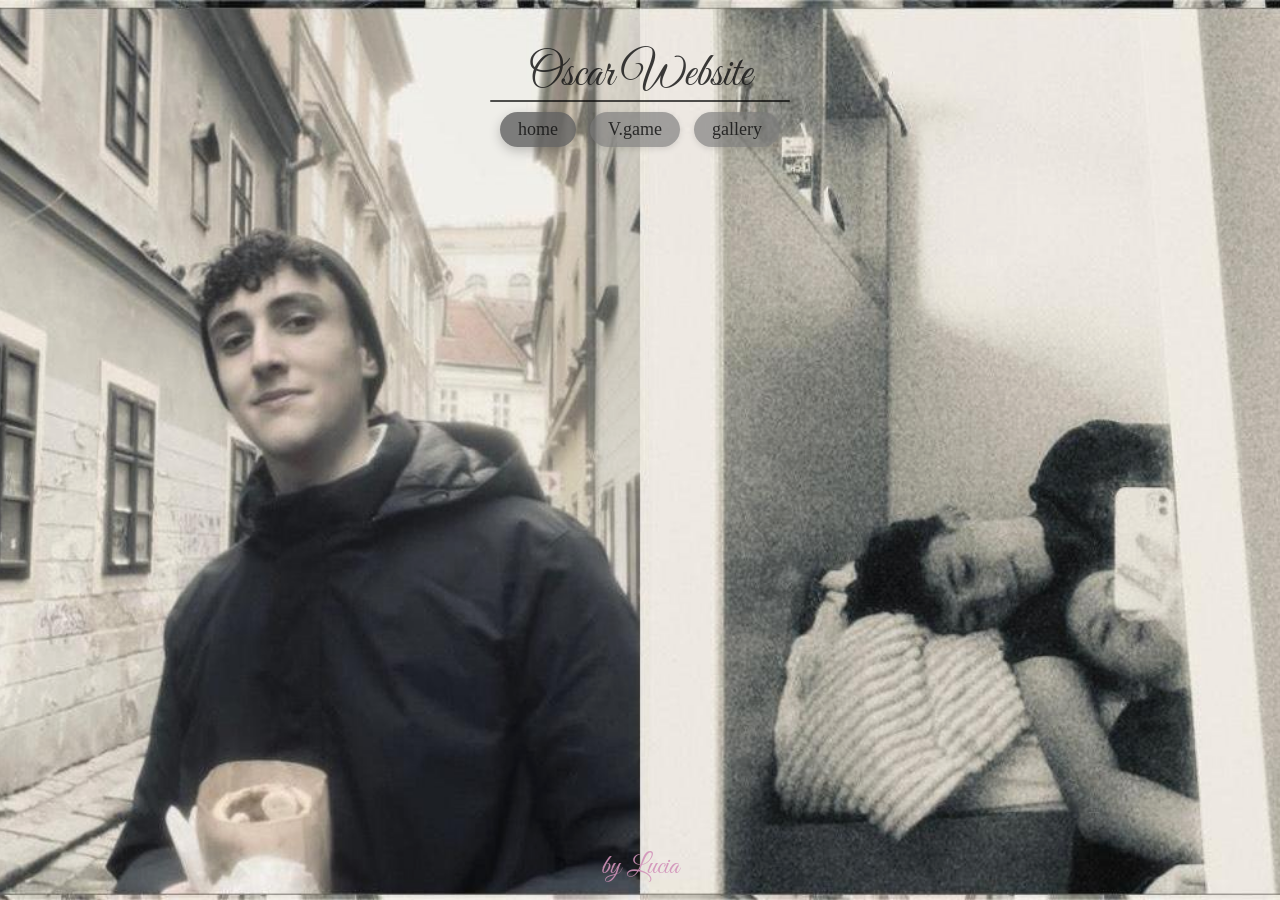
<file: index.html>
<!doctype html>
<html lang="es">
<head>
  <meta charset="UTF-8" />
  <meta name="viewport" content="width=device-width, initial-scale=1.0" />
  <title>Oscar Website - Home</title>
  <link rel="stylesheet" href="styles/main.css" />
</head>
<body>

  <header class="header">
    <h1 class="site-title">Oscar Website</h1>
    <div class="nav-wrap">
      <div class="nav-line"></div>
      <nav class="nav">
        <a class="active" href="index.html">home</a>
        <a href="pages/game/vgame.html">V.game</a>
        <a href="pages/gallery/gallery.html">gallery</a>
      </nav>
    </div>
  </header>

  <main class="page"></main>

  <div class="signature">by Lucia</div>

  <script src="scripts/app.js"></script>
</body>
</html>
</file>
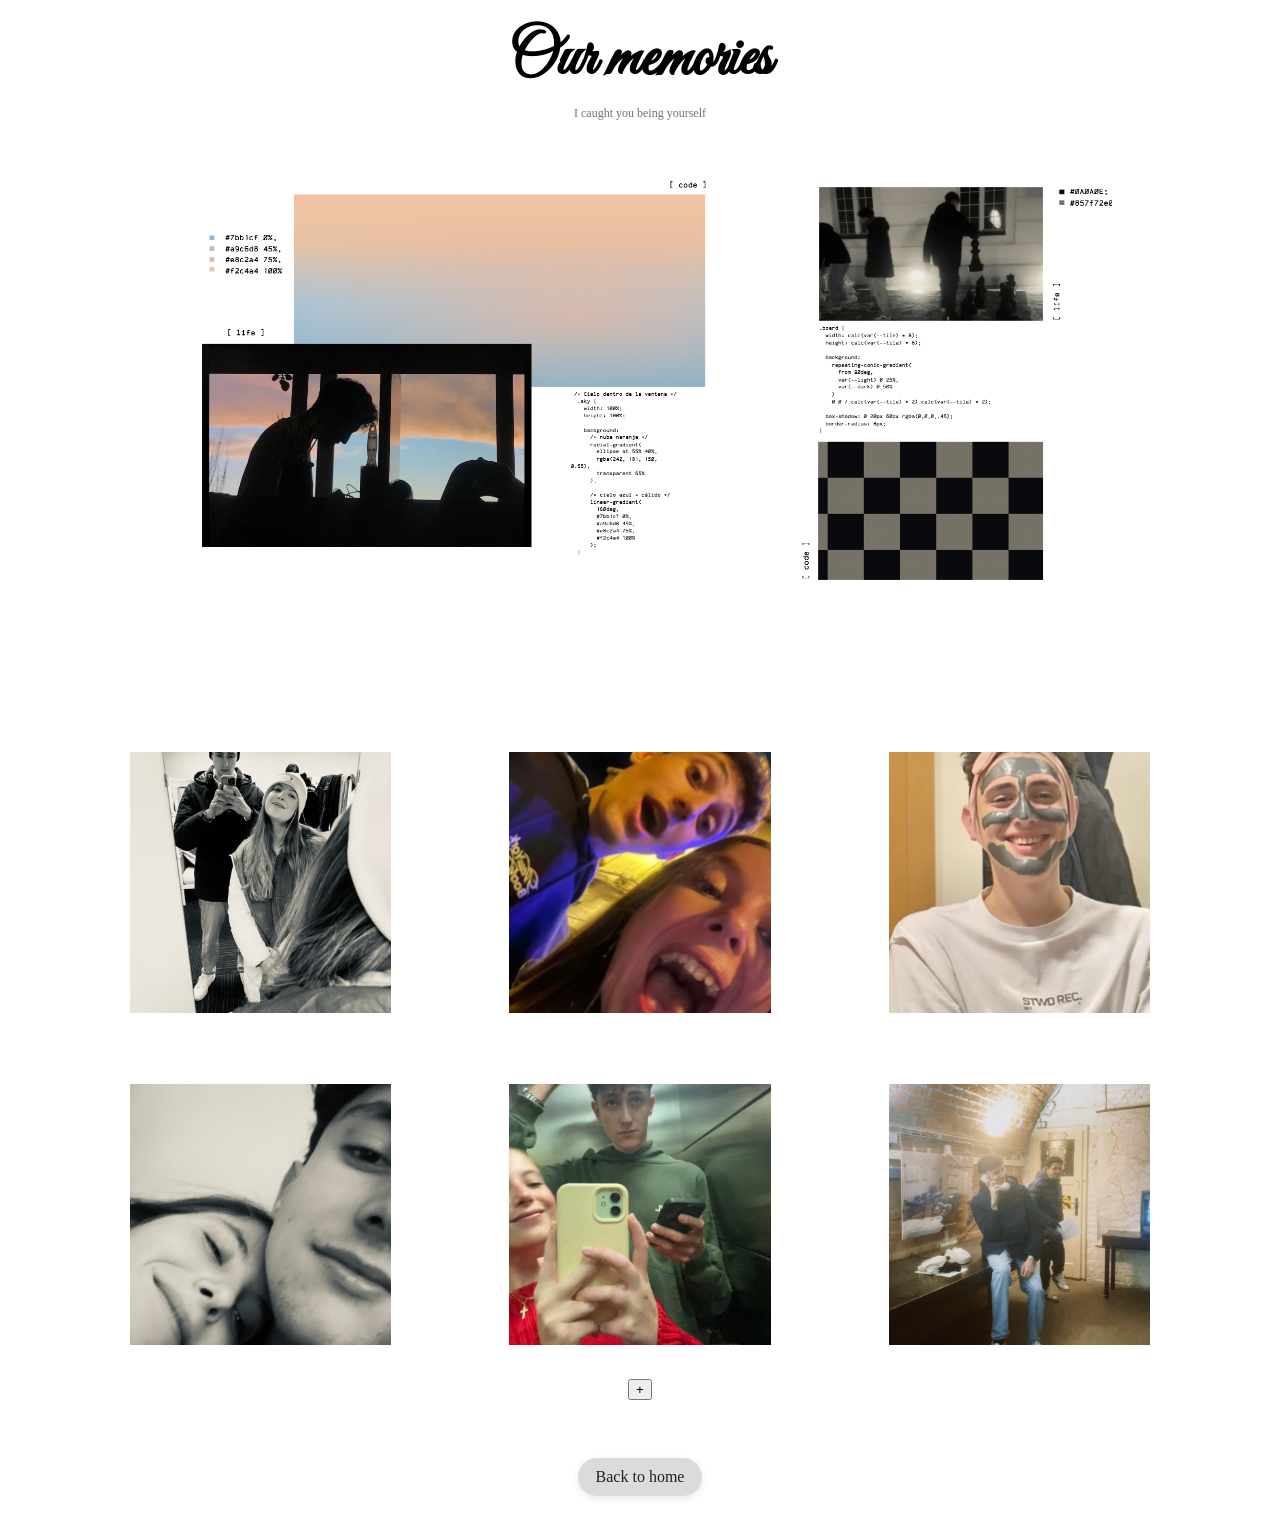
<file: pages/gallery/gallery.html>
<!doctype html>
<html lang="es">
<head>
  <meta charset="UTF-8" />
  <meta name="viewport" content="width=device-width, initial-scale=1.0" />
  <title>Oscar Website - gallery</title>

  <link rel="stylesheet" href="../../styles/main.css" />
</head>

<body class="page-gallery">

<header class="header">
  <h1 class="site-title">Oscar Website</h1>

  <div class="nav-wrap">
    <div class="nav-line"></div>

    <nav class="nav">
      <a href="../../index.html">home</a>
      <a href="../game/vgame.html">V.game</a>
      <a class="active" href="gallery.html">gallery</a>
    </nav>

    <div class="nav-spacer"></div>
  </div>
</header>

<main class="page page--flow">

<section class="gallery">

<header class="gallery__head">
  <h2 class="gallery__title">Our memories</h2>
  <p class="gallery__subtitle">I caught you being yourself</p>
</header>

<!-- 2 fotos principales -->
<div class="gallery__featured">

<figure class="shot">
<img
data-gallery
src="../../assets/images/featured-1-full.png"
data-full="../../assets/images/featured-1.jpg"
alt="Foto principal 1"
/>
</figure>

<figure class="shot">
<img
data-gallery
src="../../assets/images/featured-2-full.png"
data-full="../../assets/images/featured-2.jpg"
alt="Foto principal 2"
/>
</figure>

</div>

<!-- GRID -->
<div class="gallery__grid" id="galeria">

<figure class="shot"><img data-gallery src="../../assets/images/g1.jpg" alt="Galería 1" /></figure>
<figure class="shot"><img data-gallery src="../../assets/images/g2.jpg" alt="Galería 2" /></figure>
<figure class="shot"><img data-gallery src="../../assets/images/g3.jpg" alt="Galería 3" /></figure>
<figure class="shot"><img data-gallery src="../../assets/images/g4.jpg" alt="Galería 4" /></figure>
<figure class="shot"><img data-gallery src="../../assets/images/g5.jpg" alt="Galería 5" /></figure>
<figure class="shot"><img data-gallery src="../../assets/images/g6.jpg" alt="Galería 6" /></figure>

</div>

<!-- BOTON + -->
<div class="gallery-add">
  <button id="btnAddPhoto">+</button>
  <input type="file" id="subirFoto" style="display:none">
</div>

<a class="back-home" href="../../index.html">Back to home</a>

</section>

</main>

<!-- LIGHTBOX -->
<div class="lightbox" id="lightbox" aria-hidden="true">
<div class="lightbox__backdrop" data-lb-close></div>
<div class="lightbox__panel" role="dialog" aria-modal="true">
<button class="lightbox__close" data-lb-close>×</button>
<button class="lightbox__nav lightbox__nav--prev" data-lb-prev>‹</button>
<img class="lightbox__img" id="lightboxImg" alt="" />
<button class="lightbox__nav lightbox__nav--next" data-lb-next>›</button>
</div>
</div>

<script src="../../scripts/gallery.js"></script>

</body>
</html>
</file>
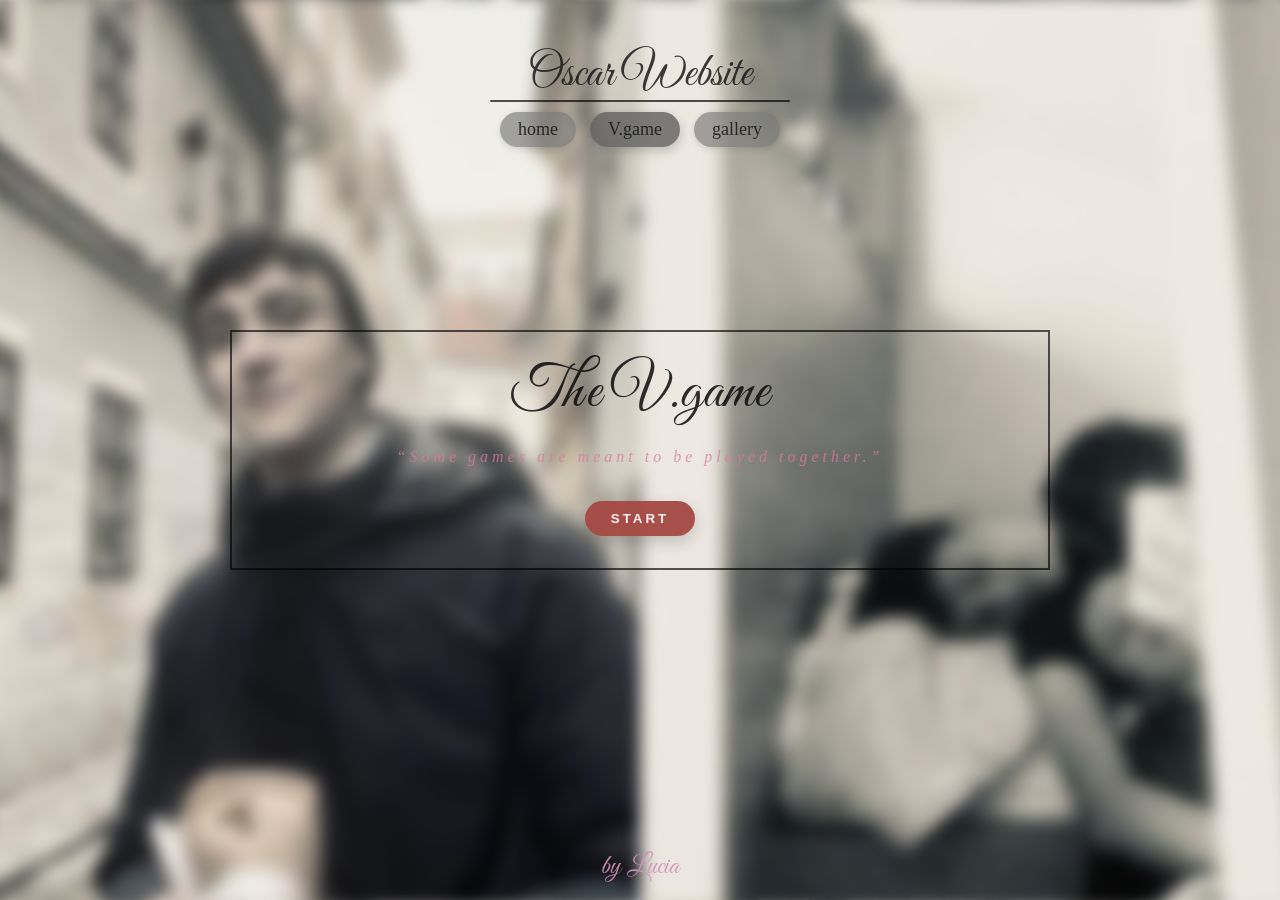
<file: pages/game/vgame.html>
<!doctype html>
<html lang="es">
<head>
  <meta charset="UTF-8" />
  <meta name="viewport" content="width=device-width, initial-scale=1.0" />
  <title>Oscar Website - V.game</title>

  <!-- Estilos -->
  <link rel="stylesheet" href="../../styles/main.css" />
  <link rel="stylesheet" href="../../styles/vgame.css" />
</head>

<body class="vgame">
  <!-- CABECERA (solo visible en la primera pantalla) -->
  <header class="header">
    <h1 class="site-title">Oscar Website</h1>

    <div class="nav-wrap">
      <div class="nav-line"></div>

      <nav class="nav">
        <a href="../../index.html">home</a>
        <a class="active" href="vgame.html">V.game</a>
        <a href="../gallery/gallery.html">gallery</a>
      </nav>
    </div>
  </header>

  <!-- CONTENIDO -->
  <main class="page">

    <!-- PANTALLA V.GAME -->
    <section class="v-screen" id="vScreen">
      <div class="v-card">
        <h2 class="v-title">The V.game</h2>
        <p class="v-quote">“Some games are meant to be played together.”</p>
        <button class="v-start" id="startBtn" type="button">START</button>
      </div>
    </section>

    <!-- PANTALLA SOBRE -->
    <section class="envelope-screen" id="envelopeScreen">

      <div class="envelope" id="envelope">

        <!-- Solapa superior -->
        <div class="env-flap" aria-hidden="true"></div>
        <div class="flap-open" aria-hidden="true"></div>

        <!-- Cuerpo del sobre -->
        <div class="envelope-inner">

          <!-- Carta (sale y se arrastra) -->
          <div class="letter" id="letter" aria-hidden="true">
            <div class="letter-handle" id="letterHandle"></div>

            <div class="letter-content">
              <h3>Antes de empezar;</h3>

              <p>
                Este juego, por llamarlo así, consiste en una yincana con distintos niveles.
                Cada nivel tiene un reto a superar: juegos, preguntas…
              </p>

              <p>
                Al superarlos desbloquearás una pista para conseguir cada uno de tus regalos.
                Pero no te ilusiones, no son regalos normales sino planes, ya lo entenderás.
              </p>

              <p>
                En cada regalo vas a encontrar un QR de Spotify.
                Introduce el nombre de la canción y desbloquearás el siguiente nivel.
              </p>

              <p class="letter-signature">
                Besiiiss de fresiiss <br>
                <strong>Oskk.</strong>
              </p>

              <div class="letter-actions">
                <a class="letter-btn" href="../../index.html">Volver a Home</a>
                <a class="letter-btn primary" href="level1/level1.html">Empezar</a>

              </div>
            </div>
          </div>

          <!-- Solapas laterales por delante -->
          <div class="env-front" aria-hidden="true"></div>

          <!-- Sello / botón abrir -->
          <button class="heart-btn" id="openEnvelope" type="button" aria-label="Abrir">
            <span>Abrir</span>
          </button>

        </div><!-- /envelope-inner -->

      </div><!-- /envelope -->

    </section>

  </main>

  <!-- FIRMA -->
  <div class="signature">by Lucia</div>

  <!-- JS -->
  <script src="../../scripts/app.js"></script>
</body>
</html>
</file>
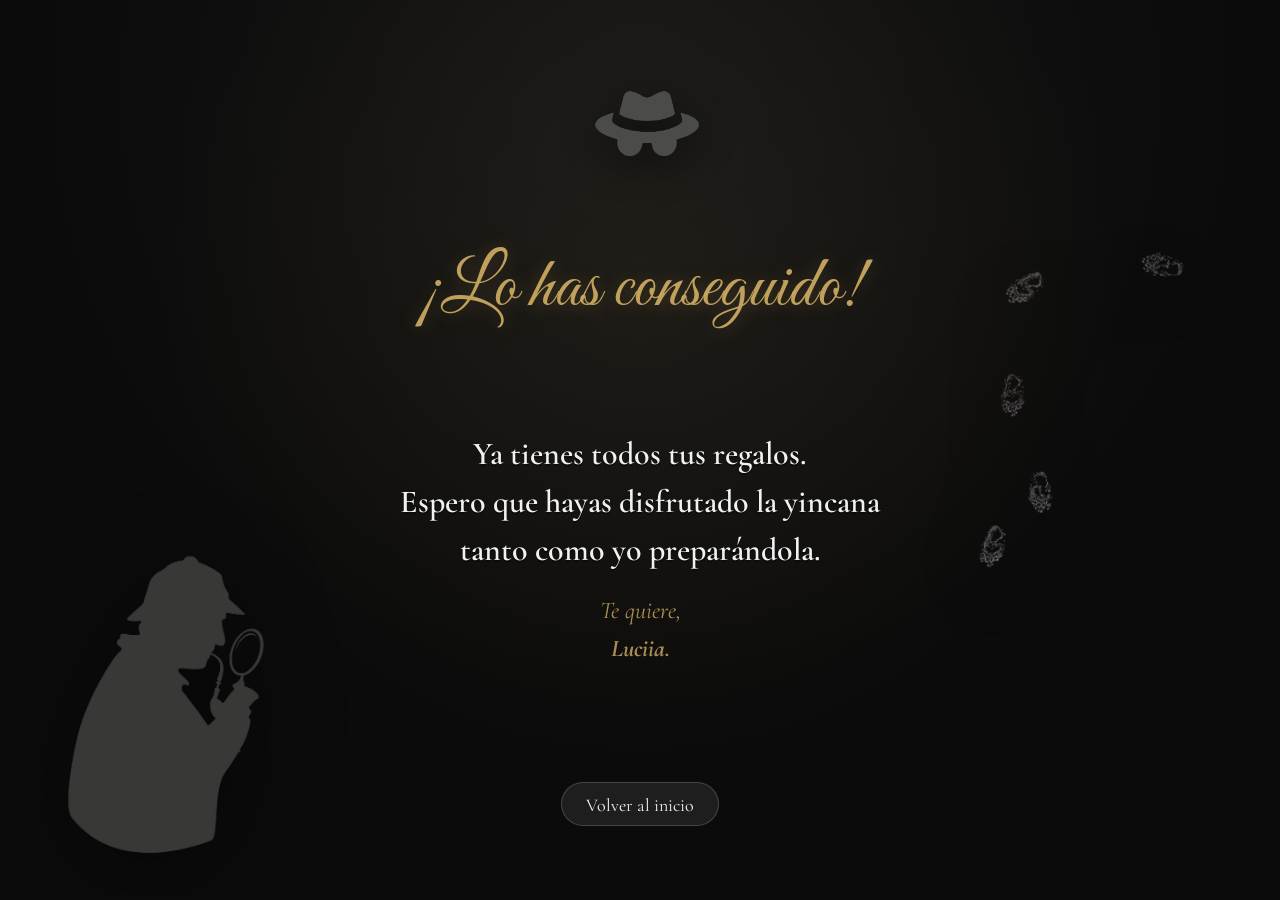
<file: pages/game/fin/fin.html>
<!doctype html>
<html lang="es">
<head>
  <meta charset="UTF-8" />
  <meta name="viewport" content="width=device-width, initial-scale=1.0" />
  <title>Oscar Website - Fin</title>

  <link rel="preconnect" href="https://fonts.googleapis.com">
  <link rel="preconnect" href="https://fonts.gstatic.com" crossorigin>
  <link href="https://fonts.googleapis.com/css2?family=Cormorant+Garamond:wght@400;600&family=Great+Vibes&display=swap" rel="stylesheet">

  <link rel="stylesheet" href="fin.css" />
</head>

<body class="fin">
  <main class="fin__wrap">

    <img class="fin__hat" src="../../../assets/sombrero.png" alt="" aria-hidden="true" />

    <h1 class="fin__title">¡Lo has conseguido!</h1>

    <section class="fin__card">
      <p class="fin__text">
        Ya tienes todos tus regalos.<br>
        Espero que hayas disfrutado la yincana<br>
        tanto como yo preparándola.
      </p>
      <p class="fin__signature">Te quiere,<br><strong>Luciia.</strong></p>
    </section>

    <a class="fin__btn" href="../../../index.html">Volver al inicio</a>

    <img class="fin__detective" src="../../../assets/detectivePipa.png" alt="" aria-hidden="true" />
    <img class="fin__prints" src="../../../assets/huellas.png" alt="" aria-hidden="true" />

  </main>
</body>
</html>
</file>
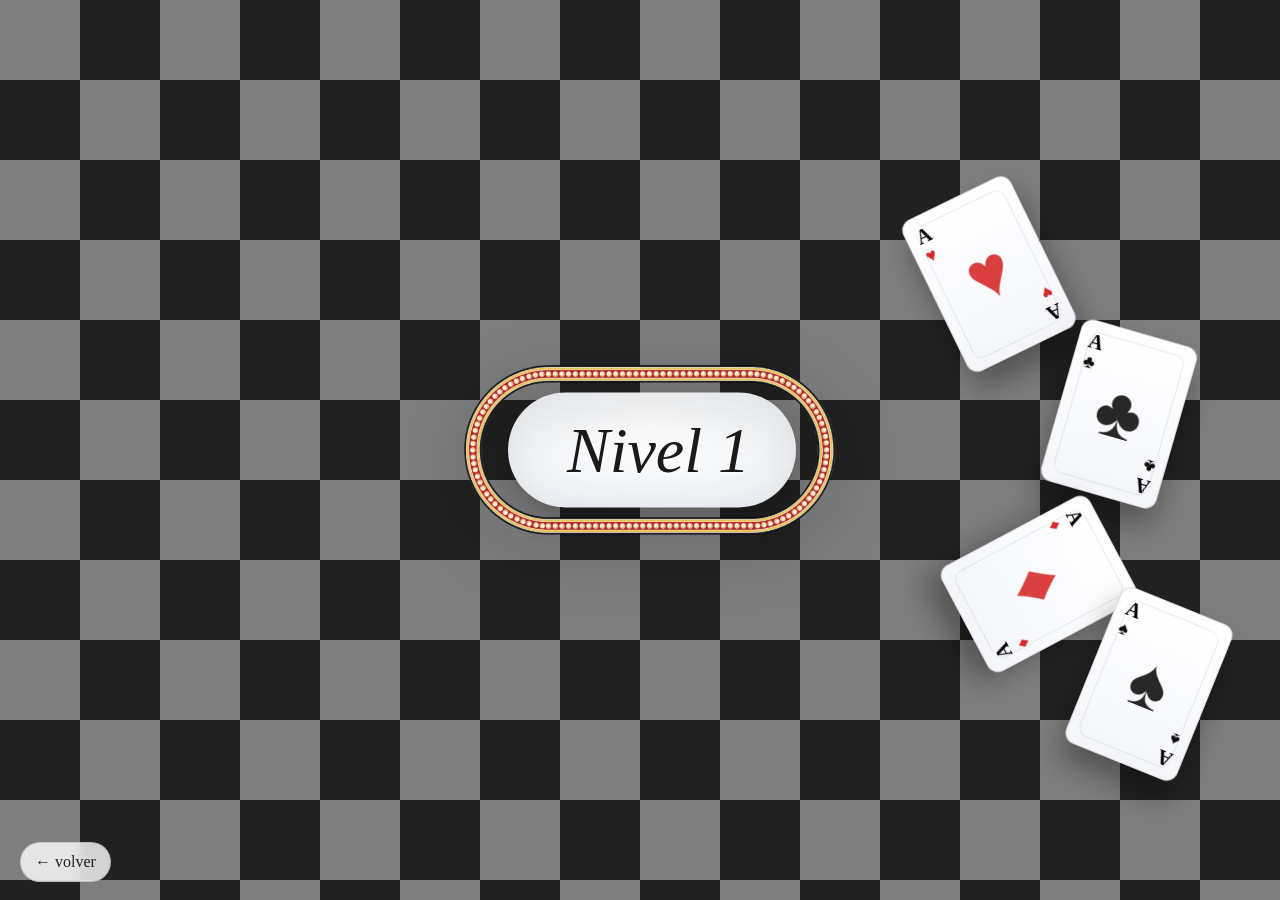
<file: pages/game/level1/level1.html>
<!doctype html>
<html lang="es">
<head>
  <meta charset="UTF-8" />
  <meta name="viewport" content="width=device-width, initial-scale=1.0" />
  <title>Oscar Website - Nivel 1</title>

  <link rel="stylesheet" href="../../../styles/main.css" />
  <link rel="stylesheet" href="level1.css" />
</head>

<body class="level1">
  <main class="level1__scene">

    <!-- PLACA CENTRAL -->
    <section class="level1__plate" aria-label="Nivel">

      <a class="level1__inner-btn" href="slot/slot.html" aria-label="Abrir Nivel 1">
        <span class="level1__title">Nivel 1</span>
      </a>
      

      <!-- MARCO -->
      <img class="level1__frame" src="../../../assets/frame_level.png" alt="" />

    </section>

    <!-- CARTAS -->
    <div class="level1__cards" aria-hidden="true">
      <div class="card card--1">
        <span class="corner top">A<span class="suit heart">♥</span></span>
        <span class="center suit heart">♥</span>
        <span class="corner bottom">A<span class="suit heart">♥</span></span>
      </div>

      <div class="card card--2">
        <span class="corner top">A<span class="suit club">♣</span></span>
        <span class="center suit club">♣</span>
        <span class="corner bottom">A<span class="suit club">♣</span></span>
      </div>

      <div class="card card--3">
        <span class="corner top">A<span class="suit diamond">♦</span></span>
        <span class="center suit diamond">♦</span>
        <span class="corner bottom">A<span class="suit diamond">♦</span></span>
      </div>

      <div class="card card--4">
        <span class="corner top">A<span class="suit spade">♠</span></span>
        <span class="center suit spade">♠</span>
        <span class="corner bottom">A<span class="suit spade">♠</span></span>
      </div>

      <div class="trail trail--1"></div>
      <div class="trail trail--2"></div>
      <div class="trail trail--3"></div>
      <div class="trail trail--4"></div>
    </div>

    <!-- VOLVER -->
    <a class="level1__back" href="../vgame.html">← volver</a>

  </main>

  
</body>
</html>
</file>
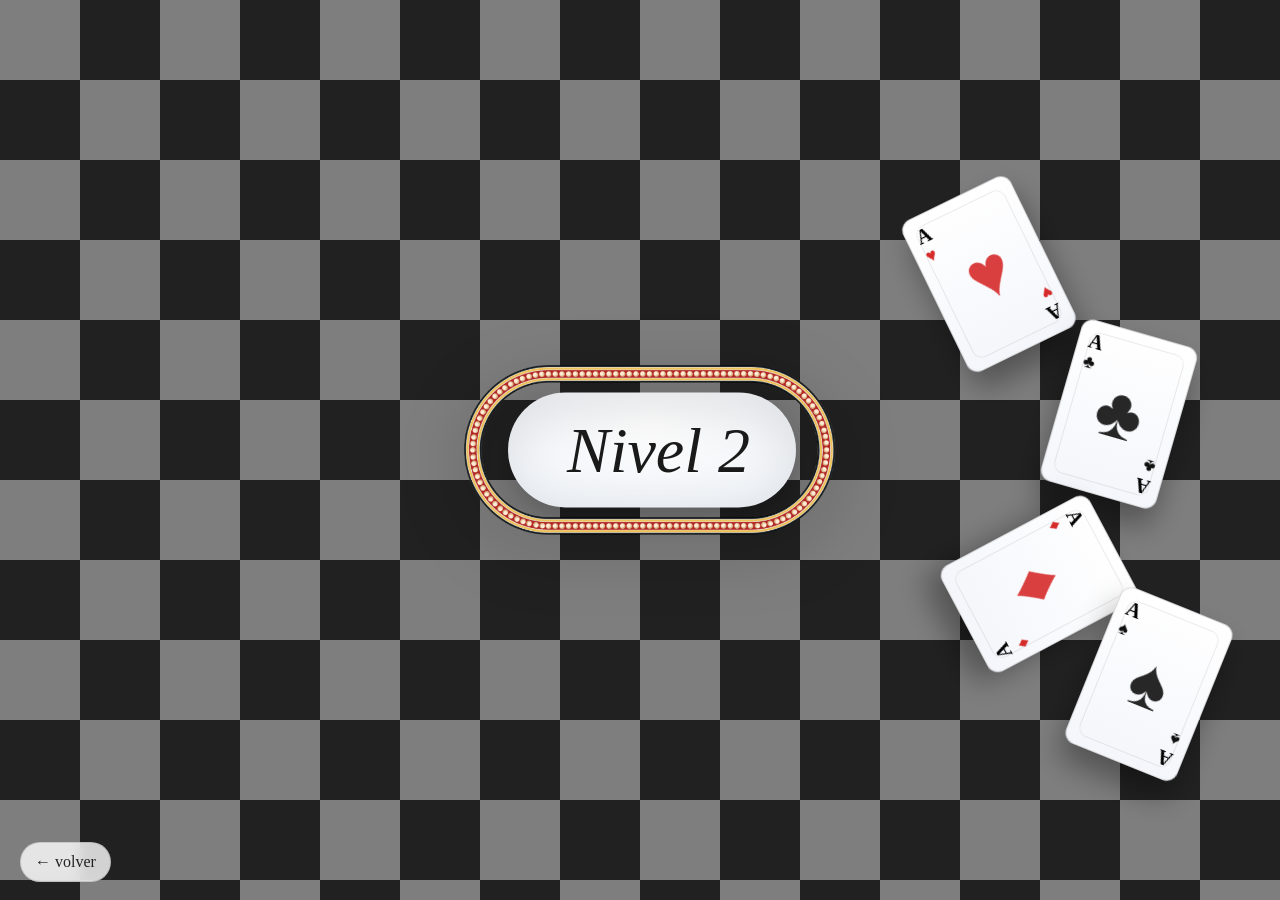
<file: pages/game/level2/level2.html>
<!doctype html>
<html lang="es">
<head>
  <meta charset="UTF-8" />
  <meta name="viewport" content="width=device-width, initial-scale=1.0" />
  <title>Oscar Website - Nivel 2</title>

  <link rel="stylesheet" href="../../../styles/main.css" />
  <link rel="stylesheet" href="level2.css" />
</head>

<body class="level2">
  <main class="level2__scene">

    <!-- PLACA CENTRAL -->
    <section class="level2__plate" aria-label="Nivel">

      <a class="level2__inner-btn" href="ruleta/ruleta.html" aria-label="Abrir Nivel 2">
        <span class="level2__title">Nivel 2</span>
      </a>

      <!-- MARCO -->
      <img class="level2__frame" src="../../../assets/frame_level.png" alt="" />
    </section>

    <!-- CARTAS -->
    <div class="level2__cards" aria-hidden="true">
      <div class="card card--1">
        <span class="corner top">A<span class="suit heart">♥</span></span>
        <span class="center suit heart">♥</span>
        <span class="corner bottom">A<span class="suit heart">♥</span></span>
      </div>

      <div class="card card--2">
        <span class="corner top">A<span class="suit club">♣</span></span>
        <span class="center suit club">♣</span>
        <span class="corner bottom">A<span class="suit club">♣</span></span>
      </div>

      <div class="card card--3">
        <span class="corner top">A<span class="suit diamond">♦</span></span>
        <span class="center suit diamond">♦</span>
        <span class="corner bottom">A<span class="suit diamond">♦</span></span>
      </div>

      <div class="card card--4">
        <span class="corner top">A<span class="suit spade">♠</span></span>
        <span class="center suit spade">♠</span>
        <span class="corner bottom">A<span class="suit spade">♠</span></span>
      </div>

      <div class="trail trail--1"></div>
      <div class="trail trail--2"></div>
      <div class="trail trail--3"></div>
      <div class="trail trail--4"></div>
    </div>

    <!-- VOLVER (a Level 1) -->
    <a class="level2__back" href="../level1/level1.html">← volver</a>

  </main>

</body>
</html>
</file>
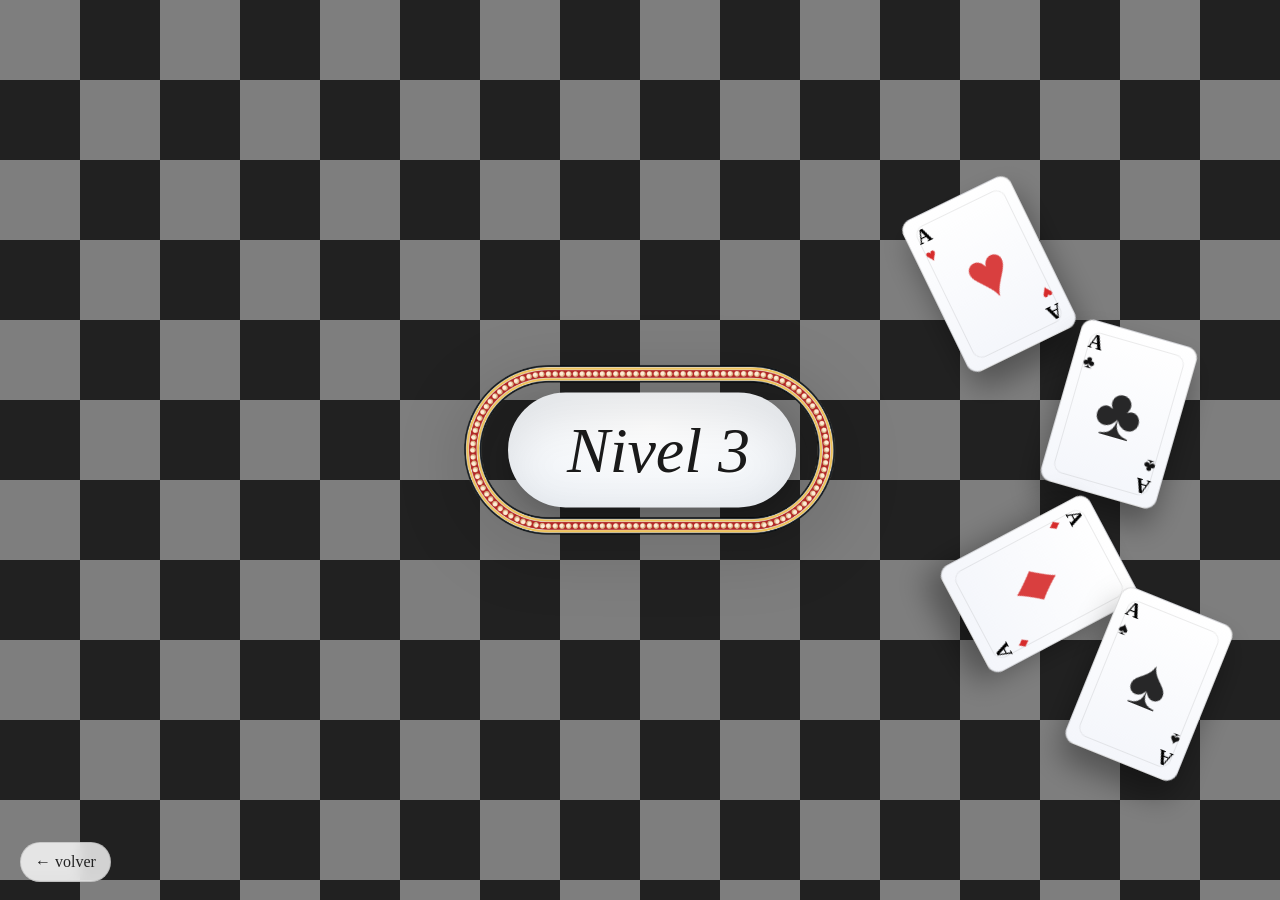
<file: pages/game/level3/level3.html>
<!doctype html>
<html lang="es">
<head>
  <meta charset="UTF-8" />
  <meta name="viewport" content="width=device-width, initial-scale=1.0" />
  <title>Oscar Website - Nivel 3</title>

  <link rel="stylesheet" href="../../../styles/main.css" />
  <link rel="stylesheet" href="level3.css" />
</head>

<body class="level2">
  <main class="level2__scene">

    <!-- PLACA CENTRAL -->
    <section class="level2__plate" aria-label="Nivel">

      <a class="level2__inner-btn" href="caballos/caballos.html" aria-label="Abrir Nivel 3">
        <span class="level2__title">Nivel 3</span>
      </a>

      <!-- MARCO -->
      <img class="level2__frame" src="../../../assets/frame_level.png" alt="" />
    </section>

    <!-- CARTAS -->
    <div class="level2__cards" aria-hidden="true">
      <div class="card card--1">
        <span class="corner top">A<span class="suit heart">♥</span></span>
        <span class="center suit heart">♥</span>
        <span class="corner bottom">A<span class="suit heart">♥</span></span>
      </div>

      <div class="card card--2">
        <span class="corner top">A<span class="suit club">♣</span></span>
        <span class="center suit club">♣</span>
        <span class="corner bottom">A<span class="suit club">♣</span></span>
      </div>

      <div class="card card--3">
        <span class="corner top">A<span class="suit diamond">♦</span></span>
        <span class="center suit diamond">♦</span>
        <span class="corner bottom">A<span class="suit diamond">♦</span></span>
      </div>

      <div class="card card--4">
        <span class="corner top">A<span class="suit spade">♠</span></span>
        <span class="center suit spade">♠</span>
        <span class="corner bottom">A<span class="suit spade">♠</span></span>
      </div>

      <div class="trail trail--1"></div>
      <div class="trail trail--2"></div>
      <div class="trail trail--3"></div>
      <div class="trail trail--4"></div>
    </div>

    <!-- VOLVER (a Level 1) -->
    <a class="level2__back" href="../level2/level2.html">← volver</a>

  </main>

</body>
</html>
</file>
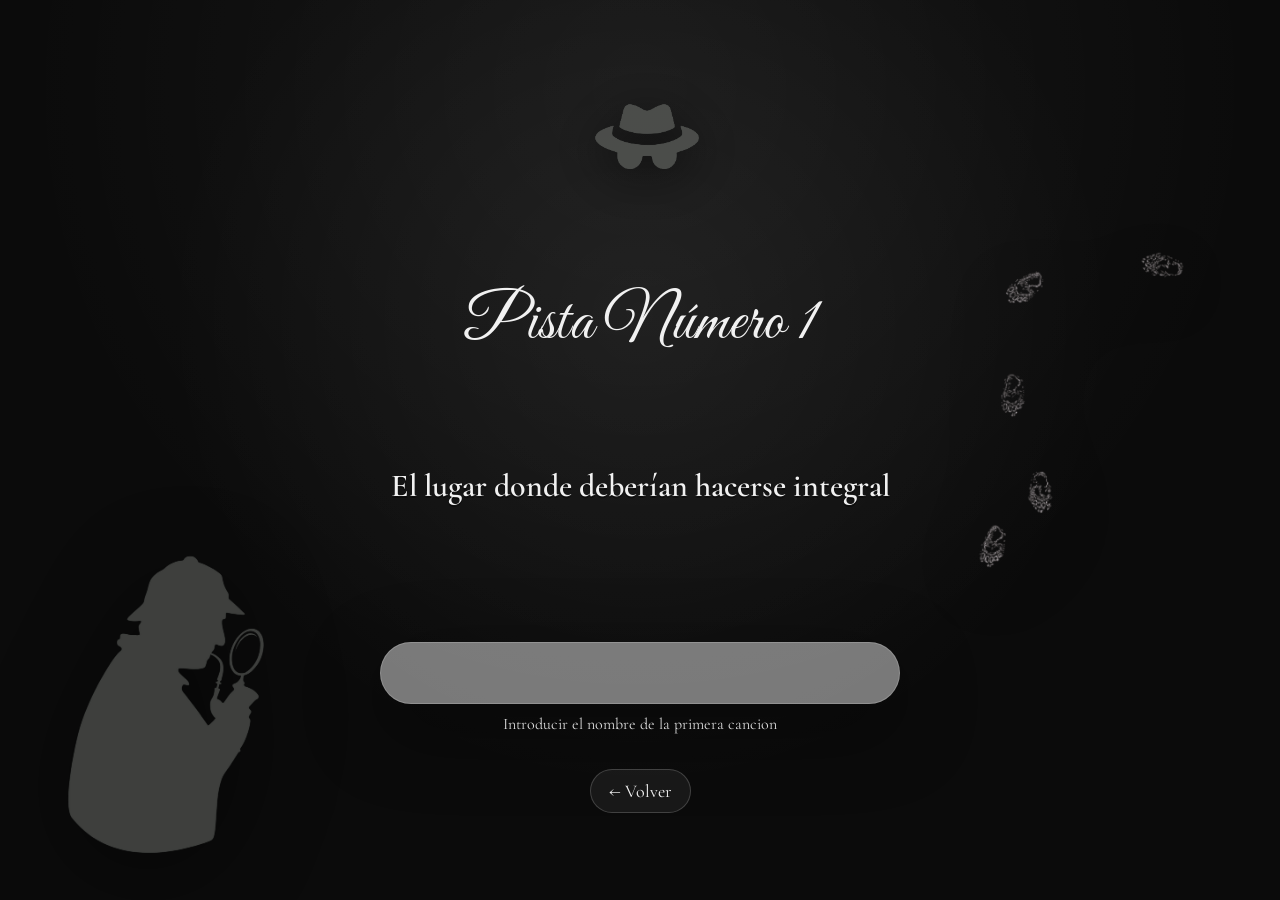
<file: pages/game/level1/pista1/pista1.html>
<!doctype html>
<html lang="es">
<head>
  <meta charset="UTF-8" />
  <meta name="viewport" content="width=device-width, initial-scale=1.0" />
  <title>Pista Número 1</title>

  <link rel="preconnect" href="https://fonts.googleapis.com">
  <link rel="preconnect" href="https://fonts.gstatic.com" crossorigin>
  <link href="https://fonts.googleapis.com/css2?family=Cormorant+Garamond:wght@400;600&family=Great+Vibes&display=swap" rel="stylesheet">

  <link rel="stylesheet" href="pista1.css" />
</head>

<body class="pista1">
  <main class="pista1__wrap" aria-label="Pista 1">

    <!-- Sombrero arriba -->
    <img class="pista1__hat" src="../../../../assets/sombrero.png" alt="" aria-hidden="true" />

    <h1 class="pista1__title">Pista Número 1</h1>

    <section class="pista1__card" aria-label="Texto pista">
      <p id="pistaText" class="pista1__text" aria-live="polite"></p>
    </section>

    <form id="pistaForm" class="pista1__form" autocomplete="off">
      <input
        id="answerInput"
        class="pista1__input"
        type="text"
        aria-label="Respuesta"
      />
      <p class="pista1__hint">Introducir el nombre de la primera cancion</p>

      <button type="button" id="backBtn" class="pista1__btn pista1__btn--ghost">← Volver</button>
    </form>

    <!-- Detective abajo izquierda -->
    <img class="pista1__detective" src="../../../../assets/detectivePipa.png" alt="" aria-hidden="true" />

    <!-- Huellas derecha -->
    <img class="pista1__prints" src="../../../../assets/huellas.png" alt="" aria-hidden="true" />

    <div id="toast" class="toast" role="status" aria-live="polite" aria-atomic="true">
      <span id="toastMsg"></span>
    </div>

  </main>

  <script src="pista1.js"></script>
</body>
</html>
</file>
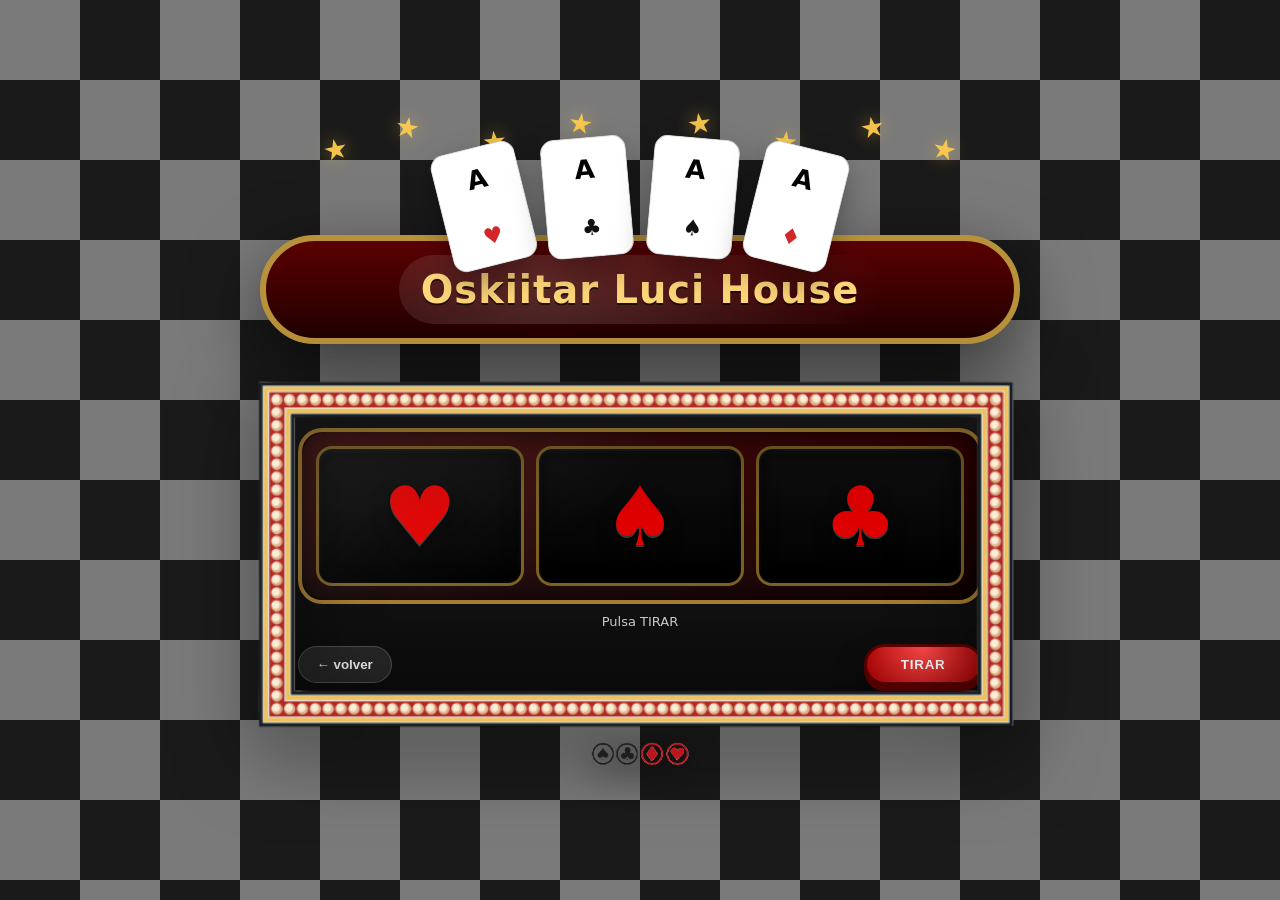
<file: pages/game/level1/slot/slot.html>
<!doctype html>
<html lang="es">
<head>
  <meta charset="UTF-8" />
  <meta name="viewport" content="width=device-width, initial-scale=1.0" />
  <title>Oscar Website - Slot</title>
  <link rel="stylesheet" href="slot.css" />
</head>

<body class="slot">
  <main class="wrap">

    <section class="machine" aria-label="Máquina casino">

      <div class="crown" aria-hidden="true">
        <div class="stars">
          <span class="star s1">★</span><span class="star s2">★</span><span class="star s3">★</span><span class="star s4">★</span>
          <span class="star s5">★</span><span class="star s6">★</span><span class="star s7">★</span><span class="star s8">★</span>
        </div>

        <div class="cardsTop">
          <div class="pcard">A<span class="suit heart">♥</span></div>
          <div class="pcard">A<span class="suit club">♣</span></div>
          <div class="pcard">A<span class="suit spade">♠</span></div>
          <div class="pcard">A<span class="suit diamond">♦</span></div>
        </div>
      </div>

      <div class="marquee">
        <div class="marquee__inner">Oskiitar Luci House</div>
      </div>

      <!-- STAGE: aquí va el marco como IMG -->
      <div class="stage">
        <img class="frameImg" src="../../../../assets/marco_slot.png" alt="Marco" />


        <div class="cabinet">
          <div class="window" role="group" aria-label="Rodillos">
            <div class="window__inner">
              <div class="reel"><div class="sym" id="sym0">♥</div></div>
              <div class="reel"><div class="sym" id="sym1">♠</div></div>
              <div class="reel"><div class="sym" id="sym2">♣</div></div>
            </div>
            <div class="window__gloss" aria-hidden="true"></div>
          </div>

          <div class="msg" id="msg">Pulsa TIRAR</div>

          <div class="controls">
            <button class="btn btn--ghost" id="backBtn" type="button">← volver</button>
            <button class="btn btn--red" id="spinBtn" type="button">TIRAR</button>
          </div>
        </div>
      </div>

      <img class="suitsImg" src="../../../../assets/palos.png" alt="Palos" />

    </section>

  </main>

  <script src="slot.js"></script>
</body>
</html>
</file>
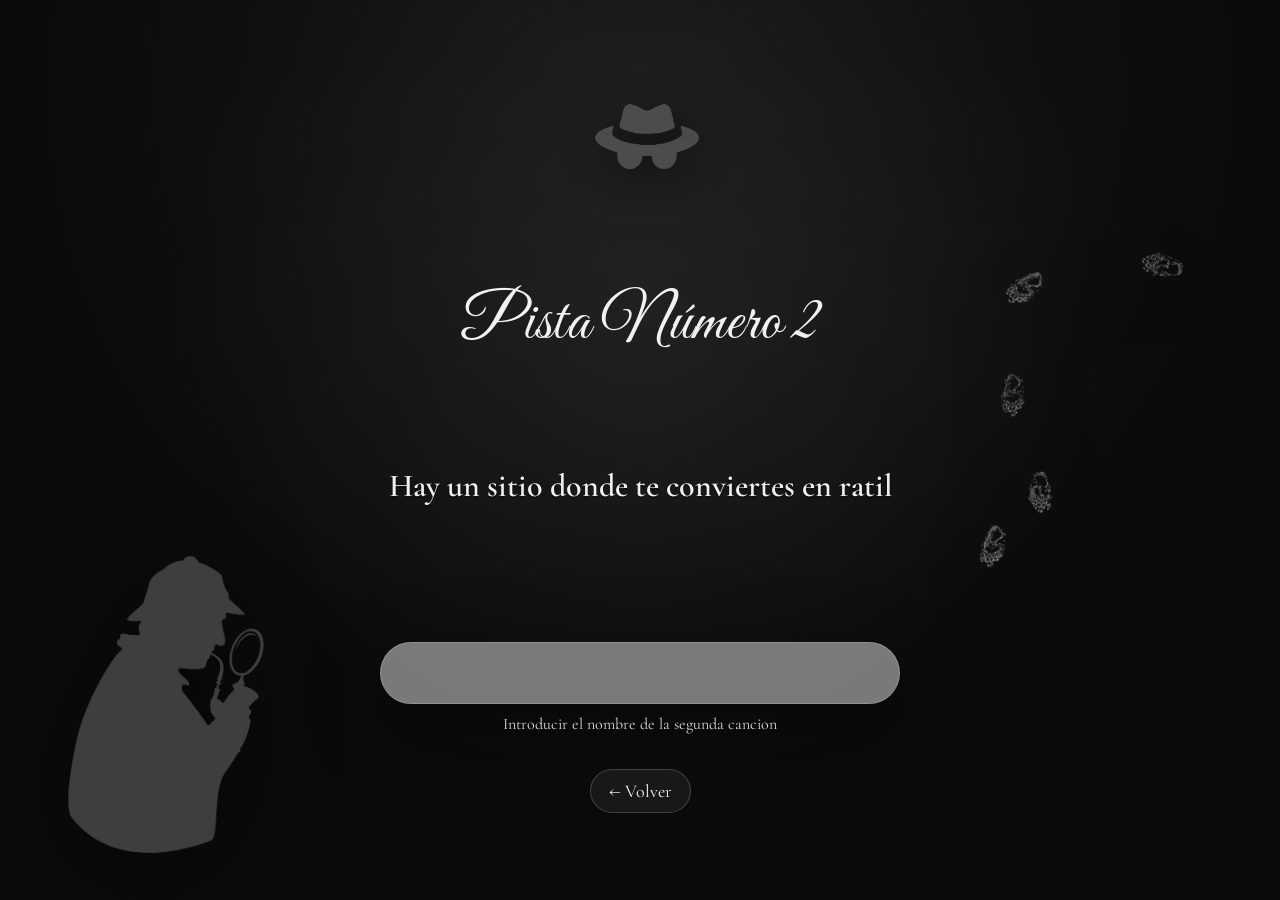
<file: pages/game/level2/pista2/pista2.html>
<!doctype html>
<html lang="es">
<head>
  <meta charset="UTF-8" />
  <meta name="viewport" content="width=device-width, initial-scale=1.0" />
  <title>Pista Número 2</title>

  <link rel="preconnect" href="https://fonts.googleapis.com">
  <link rel="preconnect" href="https://fonts.gstatic.com" crossorigin>
  <link href="https://fonts.googleapis.com/css2?family=Cormorant+Garamond:wght@400;600&family=Great+Vibes&display=swap" rel="stylesheet">

  <link rel="stylesheet" href="pista2.css" />
</head>

<body class="pista1">
  <main class="pista1__wrap" aria-label="Pista 1">

    <!-- Sombrero arriba -->
    <img class="pista1__hat" src="../../../../assets/sombrero.png" alt="" aria-hidden="true" />

    <h1 class="pista1__title">Pista Número 2</h1>

    <section class="pista1__card" aria-label="Texto pista">
      <p id="pistaText" class="pista1__text" aria-live="polite"></p>
    </section>

    <form id="pistaForm" class="pista1__form" autocomplete="off">
      <input
        id="answerInput"
        class="pista1__input"
        type="text"
        aria-label="Respuesta"
      />
      <p class="pista1__hint">Introducir el nombre de la segunda cancion</p>

      <button type="button" id="backBtn" class="pista1__btn pista1__btn--ghost">← Volver</button>
    </form>

    <!-- Detective abajo izquierda -->
    <img class="pista1__detective" src="../../../../assets/detectivePipa.png" alt="" aria-hidden="true" />

    <!-- Huellas derecha -->
    <img class="pista1__prints" src="../../../../assets/huellas.png" alt="" aria-hidden="true" />

    <div id="toast" class="toast" role="status" aria-live="polite" aria-atomic="true">
      <span id="toastMsg"></span>
    </div>

  </main>

  <script src="pista2.js"></script>
</body>
</html>
</file>
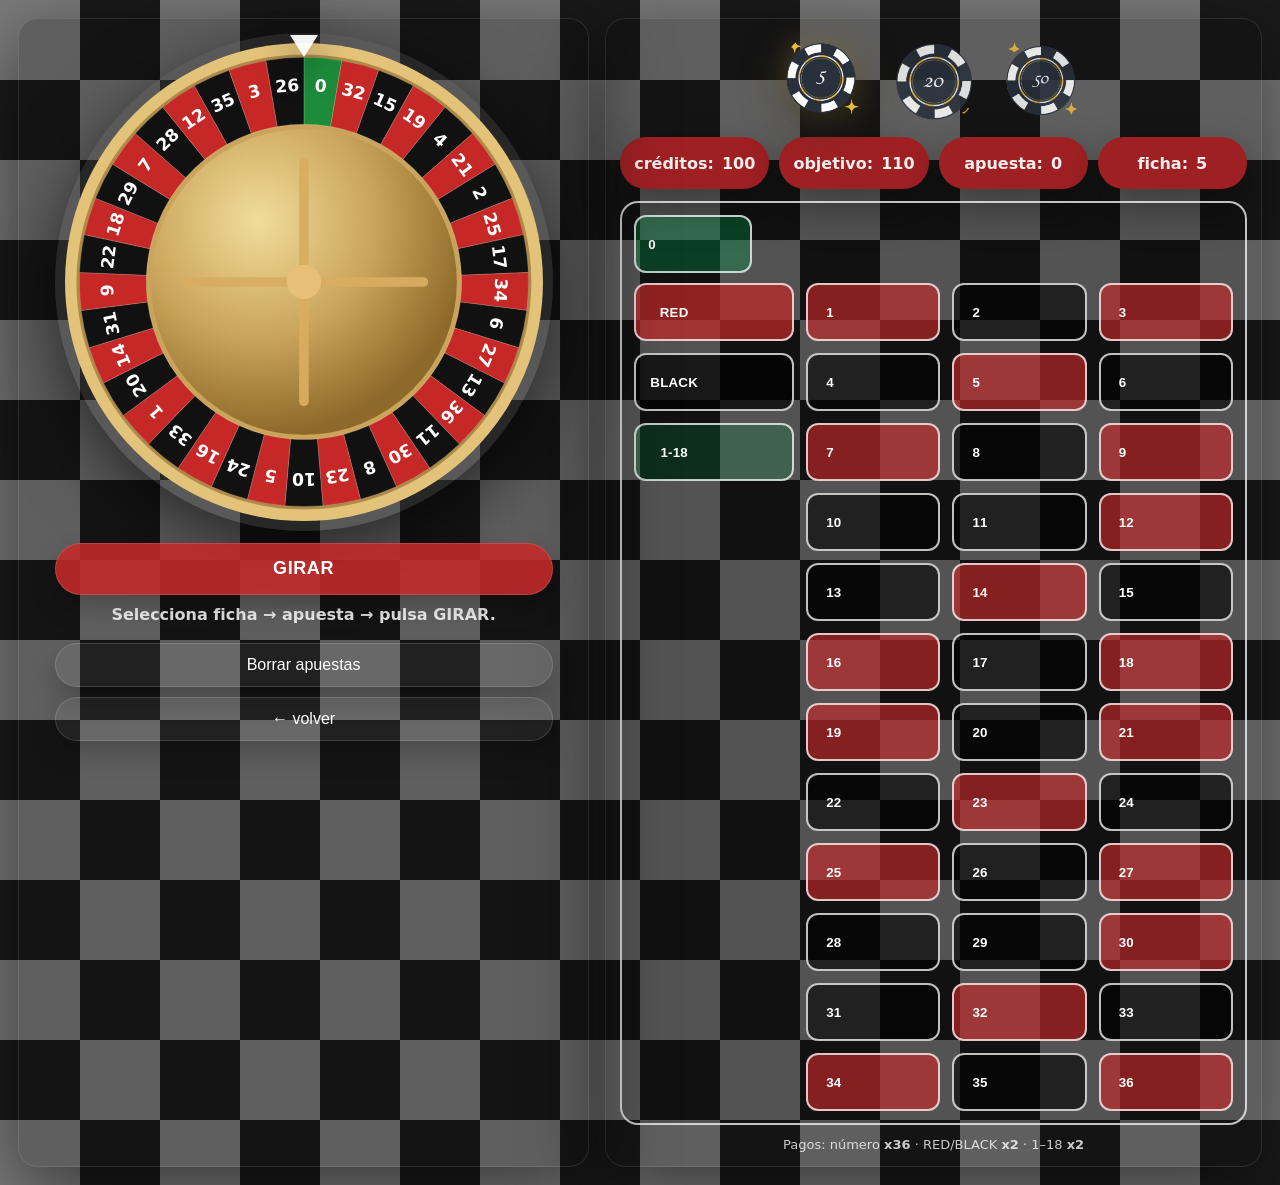
<file: pages/game/level2/ruleta/ruleta.html>
<!doctype html>
<html lang="es">
<head>
  <meta charset="UTF-8" />
  <meta name="viewport" content="width=device-width, initial-scale=1.0" />
  <title>Oscar Website - Ruleta</title>
  <link rel="stylesheet" href="ruleta.css" />
</head>

<body class="ruleta">
  <main class="scene">

    <!-- IZQ: RUEDA -->
    <section class="wheelArea" aria-label="Ruleta">
      <div class="pointer" aria-hidden="true"></div>

      <div class="wheel">
        <svg id="wheelSvg" class="wheelSvg" viewBox="0 0 500 500" aria-label="Ruleta"></svg>
      </div>

      <button class="btn btn--red btn--spinTop" id="spinBtn" type="button">GIRAR</button>

<div class="msg" id="msg">Selecciona ficha → apuesta → pulsa GIRAR.</div>

<div class="wheelBtns">
  <button class="btn btn--ghost" id="clearBtn" type="button">Borrar apuestas</button>
  <button class="btn btn--ghost" id="backBtn" type="button">← volver</button>
</div>

      
    </section>

    <!-- DER: FICHAS + MESA -->
    <section class="rightArea" aria-label="Apuestas">

      <!-- FICHAS IMAGEN -->
      <div class="chipsArea" aria-label="Fichas">
        <button class="chipBtn is-active" data-chip="5" type="button" aria-label="Ficha 5">
          <img src="../../../../assets/ficha5.png" alt="Ficha 5" />
        </button>

        <button class="chipBtn" data-chip="20" type="button" aria-label="Ficha 20">
          <img src="../../../../assets/ficha20.png" alt="Ficha 20" />
        </button>

        <button class="chipBtn" data-chip="50" type="button" aria-label="Ficha 50">
          <img src="../../../../assets/ficha50.png" alt="Ficha 50" />
        </button>
      </div>

      <!-- HUD -->
      <div class="hud" aria-label="Estado">
        <div class="pill"><span>créditos:</span> <b id="credits">0</b></div>
        <div class="pill"><span>objetivo:</span> <b id="goal">0</b></div>
        <div class="pill"><span>apuesta:</span> <b id="totalBet">0</b></div>
        <div class="pill"><span>ficha:</span> <b id="chipPicked">5</b></div>
      </div>

      <!-- MESA -->
      <div class="table" id="table" aria-label="Mesa de apuestas">

        <!-- 0 -->
        <button class="cell cell--zero" data-bet="number:0" type="button">
          <span class="label">0</span>
          <span class="amt" id="amt-number-0"></span>
        </button>

        <div class="layout">

          <!-- Outside SOLO -->
          <div class="outside">
            <button class="cell cell--outside cell--red" data-bet="red" type="button">
              <span class="label">RED</span>
              <span class="amt" id="amt-red"></span>
            </button>

            <button class="cell cell--outside cell--black" data-bet="black" type="button">
              <span class="label">BLACK</span>
              <span class="amt" id="amt-black"></span>
            </button>

            <button class="cell cell--outside" data-bet="low" type="button">
              <span class="label">1-18</span>
              <span class="amt" id="amt-low"></span>
            </button>
          </div>

          <!-- números 1..36 -->
          <div class="nums" id="nums"></div>

        </div>

      </div>

      <p class="paytable">
        Pagos: número <b>x36</b> · RED/BLACK <b>x2</b> · 1–18 <b>x2</b>
      </p>

    </section>

    <div id="toast" class="toast" role="status" aria-live="polite" aria-atomic="true">
      <span id="toastMsg"></span>
    </div>

  </main>

  <script src="ruleta.js"></script>
</body>
</html>
</file>
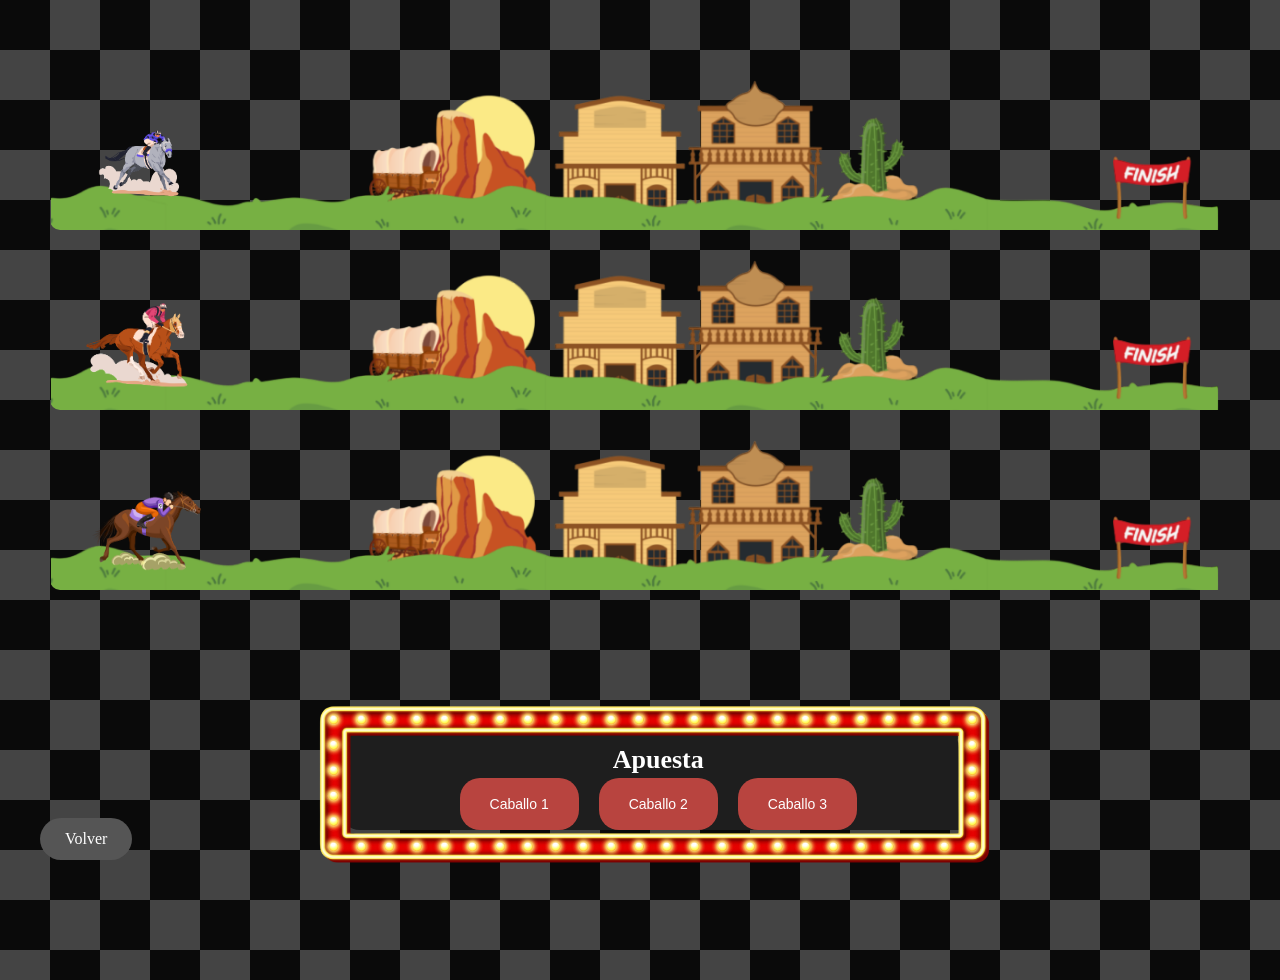
<file: pages/game/level3/caballos/caballos.html>
<!doctype html>
<html lang="es">
<head>
  <meta charset="UTF-8">
  <title>Nivel 3 - Carreras</title>

  <link rel="stylesheet" href="caballos.css">
</head>

<body class="level3">

    <div id="result-message" class="result-message"></div>


  <div class="race-container">

    <div class="lane">
      <img src="../../../../assets/caballo1.png" class="horse" id="horse1">
    </div>

    <div class="lane">
      <img src="../../../../assets/caballo2.png" class="horse" id="horse2">
    </div>

    <div class="lane">
      <img src="../../../../assets/caballo3.png" class="horse" id="horse3">
    </div>

  </div>

  <div class="bet-frame">
    <img src="../../../../assets/marco_slot2.png" class="marco-img">
  
    <div class="bet-panel">
      <h2>Apuesta</h2>
  
      <div class="bet-buttons">
        <button onclick="startRace(1)">Caballo 1</button>
        <button onclick="startRace(2)">Caballo 2</button>
        <button onclick="startRace(3)">Caballo 3</button>
      </div>
    </div>
  </div>
  
  <a href="../level3.html" class="back-btn">Volver</a>



  <script src="caballos.js"></script>
</body>
</html>
</file>
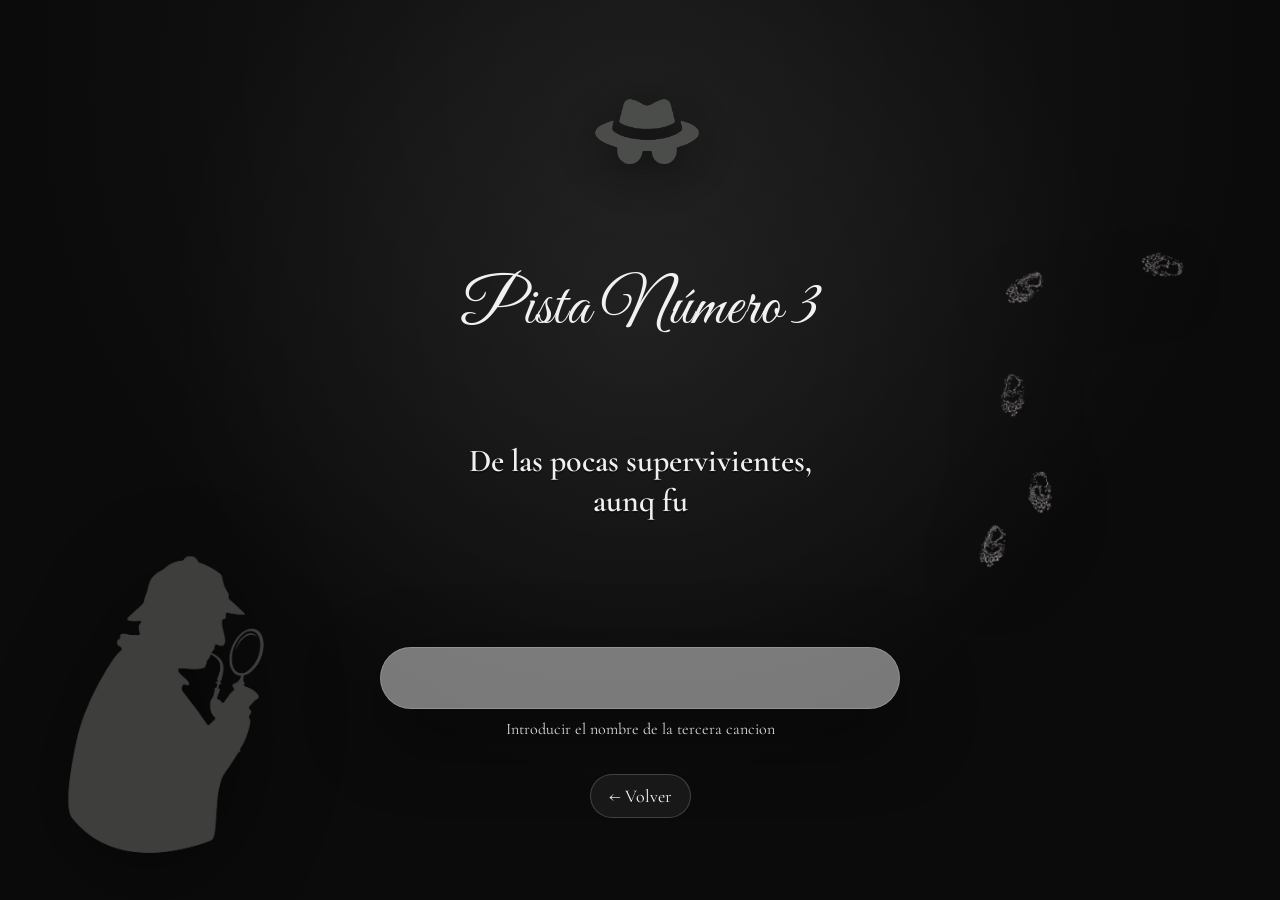
<file: pages/game/level3/pista3/pista3.html>
<!doctype html>
<html lang="es">
<head>
  <meta charset="UTF-8" />
  <meta name="viewport" content="width=device-width, initial-scale=1.0" />
  <title>Pista Número 3</title>

  <link rel="preconnect" href="https://fonts.googleapis.com">
  <link rel="preconnect" href="https://fonts.gstatic.com" crossorigin>
  <link href="https://fonts.googleapis.com/css2?family=Cormorant+Garamond:wght@400;600&family=Great+Vibes&display=swap" rel="stylesheet">

  <link rel="stylesheet" href="pista3.css" />
</head>

<body class="pista1">
  <main class="pista1__wrap" aria-label="Pista 1">

    <!-- Sombrero arriba -->
    <img class="pista1__hat" src="../../../../assets/sombrero.png" alt="" aria-hidden="true" />

    <h1 class="pista1__title">Pista Número 3</h1>

    <section class="pista1__card" aria-label="Texto pista">
      <p id="pistaText" class="pista1__text" aria-live="polite"></p>
    </section>

    <form id="pistaForm" class="pista1__form" autocomplete="off">
      <input
        id="answerInput"
        class="pista1__input"
        type="text"
        aria-label="Respuesta"
      />
      <p class="pista1__hint">Introducir el nombre de la tercera cancion</p>

      <button type="button" id="backBtn" class="pista1__btn pista1__btn--ghost">← Volver</button>
    </form>

    <!-- Detective abajo izquierda -->
    <img class="pista1__detective" src="../../../../assets/detectivePipa.png" alt="" aria-hidden="true" />

    <!-- Huellas derecha -->
    <img class="pista1__prints" src="../../../../assets/huellas.png" alt="" aria-hidden="true" />

    <div id="toast" class="toast" role="status" aria-live="polite" aria-atomic="true">
      <span id="toastMsg"></span>
    </div>

  </main>

  <script src="pista3.js"></script>
</body>
</html>
</file>
<file: styles/main.css>
/* style.css (LIMPIO: home + vgame + gallery) */
@import url("https://fonts.googleapis.com/css2?family=Great+Vibes&display=swap");

:root {
  --pill-bg: rgba(120, 120, 120, 0.65);
  --pill-bg-active: rgba(95, 95, 95, 0.8);
  --pill-text: rgba(20, 20, 20, 0.85);

  --title-color: rgba(25, 25, 25, 0.85);
  --line-color: rgba(0, 0, 0, 0.75);

  --pink: rgba(210, 145, 185, 0.9);
}

/* =========================
   RESET
   ========================= */
* { box-sizing: border-box; }
html, body { margin: 0; height: 100%; }

/* =========================
   BODY
   ========================= */
body {
  background-image: url("../assets/bg.png");
  background-size: cover;
  background-position: center;
  background-repeat: no-repeat;
  font-family: "Times New Roman", Georgia, serif;
}

/* Capa suave */
body::before {
  content: "";
  position: fixed;
  inset: 0;
  background: rgba(255,255,255,0.03);
  pointer-events: none;
  z-index: 0;
}

/* =========================
   HEADER / NAV
   ========================= */
.header {
  position: fixed;
  top: 52px;
  left: 50%;
  transform: translateX(-50%);
  width: min(640px, 92vw);
  text-align: center;
  z-index: 10;
}

.site-title {
  margin: 0 0 14px 0;
  font-family: "Great Vibes", cursive;
  font-size: 46px;
  font-weight: 400;
  color: var(--title-color);
  line-height: 1;
}

.nav-wrap {
  position: relative;
  display: flex;
  justify-content: center;
}

.nav-line {
  position: absolute;
  left: 50%;
  top: 50%;
  transform: translate(-150px, -30px);
  width: 300px;
  height: 2px;
  background: var(--line-color);
  border-radius: 2px;
  opacity: 0.9;
}

.nav {
  display: flex;
  gap: 14px;
  justify-content: center;
}

.nav a {
  padding: 7px 18px;
  border-radius: 999px;
  background: var(--pill-bg);
  color: var(--pill-text);
  text-decoration: none;
  font-size: 18px;
  font-weight: 400;
  box-shadow: 0 2px 6px rgba(0,0,0,0.12);
  transition: background 0.15s ease, box-shadow 0.15s ease, transform 0.15s ease;
}

.nav a:hover {
  transform: translateY(-1px);
  box-shadow: 0 4px 10px rgba(0,0,0,0.18);
}

.nav a.active {
  background: var(--pill-bg-active);
  box-shadow: 0 4px 12px rgba(0,0,0,0.22);
}

/* =========================
   PAGE
   ========================= */
.page {
  min-height: 100vh;
  display: grid;
  place-items: center;
  z-index: 5;
}

/* =========================
   GALLERY
   ========================= */
.gallery{
  min-height: 100vh;
  padding: 20px 24px;
  display: flex;
  flex-direction: column;
  align-items: center;
  gap: 18px;
}

.gallery__head{
  text-align: center;
}

.gallery__title{
  margin: 0;
  font-family: "Great Vibes", cursive;
  font-size: clamp(42px, 6vw, 64px);
}

.gallery__subtitle{
  margin-top: 6px;
  font-size: 12px;
  opacity: 0.55;
}

/* ===== Featured (2 fotos juntas) ===== */
.gallery__featured{
  width: min(1300px, 80vw);
  margin: 0 auto;
  display: flex;
  gap: 0;                 /* pegadas */
}

.gallery__featured .shot{
  display: flex;
  align-items: center;   /* centra verticalmente */
  justify-content: center;
}

/* Imágenes base */
.shot{
  overflow: hidden;
}

.shot img{
  width: 100%;
  height: 100%;
  object-fit: contain;   /* NO recorta */
  display: block;
}

/* Ajuste individual para evitar recortes */
body.page-gallery .gallery__featured .shot img{
  object-fit: contain;
  background: #fff;
}

/* izquierda */
body.page-gallery .gallery__featured .shot:first-child img{
  transform: scale(1.);
  transform-origin: center right;
}

/* derecha */
body.page-gallery .gallery__featured .shot:last-child img{
  transform: scale(1.02);
  transform-origin: center left;
}

/* ===== Grid inferior ===== */
.gallery__grid{
  width: min(1100px, 100%);
  display: grid;
  grid-template-columns: repeat(3, 1fr);
  gap: clamp(18px, 3vw, 42px);
  margin-top: 120px;
}

.gallery__grid .shot{
  aspect-ratio: 1 / 1;
}

.gallery__grid .shot img{
  width: 100%;
  height: 100%;
  object-fit: cover;
}

/* =========================
   RESPONSIVE
   ========================= */
@media (max-width: 900px){
  .gallery__featured{
    flex-direction: column;
    width: 100%;
  }

  .gallery__grid{
    grid-template-columns: repeat(2, 1fr);
  }
}

@media (max-width: 520px){
  .gallery__grid{
    grid-template-columns: 1fr;
  }
}

/* =========================
   GALLERY OVERRIDES
   ========================= */
body.page-gallery{
  background: #fff !important;
  background-image: none !important;
}

body.page-gallery::before{ content: none; }
body.page-gallery .header{ display: none; }
/* =========================
   FIX: LIGHTBOX + BOTÓN BACK
   PÉGALO AL FINAL DEL CSS
   ========================= */

/* Lightbox estructura */
.lightbox{
  position: fixed;
  inset: 0;
  display: none;
  z-index: 9999;
}

.lightbox.is-open{ display: block; }

.lightbox__backdrop{
  position: absolute;
  inset: 0;
  background: rgba(0,0,0,0.78);
}

.lightbox__panel{
  position: relative;
  height: 100%;
  width: 100%;
  display: grid;
  place-items: center;
  padding: clamp(14px, 3vw, 30px);
}

/* Imagen grande: que NO se apague ni se deforme */
.lightbox__img{
  max-width: min(1100px, 92vw);
  max-height: 86vh;
  width: auto;
  height: auto;
  object-fit: contain;
  background: #111;
  border-radius: 10px;
  box-shadow: 0 20px 80px rgba(0,0,0,0.35);
  filter: none;                /* por si algo la estaba apagando */
  opacity: 1;
}

/* Botón cerrar */
.lightbox__close{
  position: absolute;
  top: 18px;
  right: 18px;
  width: 44px;
  height: 44px;
  border-radius: 999px;
  border: 0;
  background: rgba(255,255,255,0.12);
  color: rgba(255,255,255,0.95);
  font-size: 26px;
  line-height: 44px;
  cursor: pointer;
  backdrop-filter: blur(6px);
}

.lightbox__close:hover{
  background: rgba(255,255,255,0.18);
}

/* Flechas */
.lightbox__nav{
  position: absolute;
  top: 50%;
  transform: translateY(-50%);
  width: 54px;
  height: 54px;
  border-radius: 50%;
  border: 0;

  background: rgba(255,255,255,0.10);
  color: rgba(255,255,255,0.95);

  display: flex;
  align-items: center;
  justify-content: center;

  font-size: 30px;
  line-height: 1;          /* 🔑 clave */
  padding-bottom: 3px;    /* 🔑 ajuste óptico */
  cursor: pointer;

  backdrop-filter: blur(6px);
}


.lightbox__nav:hover{
  background: rgba(255,255,255,0.18);
}

.lightbox__nav--prev{ left: 18px; }
.lightbox__nav--next{ right: 18px; }

@media (max-width: 520px){
  .lightbox__nav{
    width: 46px;
    height: 46px;
    font-size: 36px;
    line-height: 46px;
  }
}

/* Botón Back to home (que no sea link azul) */
.back-home{
  margin-top: 40px;
  display: inline-block;
  padding: 10px 18px;
  border-radius: 999px;
  background: rgba(0, 0, 0, 0.14);
  color: rgba(0,0,0,0.85);
  text-decoration: none;
  font-size: 16px;
  box-shadow: 0 2px 6px rgba(0,0,0,0.10);
  transition: transform 0.15s ease, box-shadow 0.15s ease, background 0.15s ease;
}

.back-home:hover{
  transform: translateY(-1px);
  background: rgba(0, 0, 0, 0.20);
  box-shadow: 0 4px 10px rgba(0,0,0,0.16);
}

.signature{
  position: fixed;
  bottom: 16px;
  left: 50%;
  transform: translateX(-50%);
  z-index: 10;

  font-family: "Great Vibes", cursive;
  font-size: 28px;
  font-weight: 400;
  color: var(--pink);
}
/* ===== FIRMA SOLO AL INICIO DE V.GAME ===== */
body.vgame .signature{
  display: block;
}

/* cuando haces scroll, se oculta */
body.vgame.scrolled .signature{
  opacity: 0;
  pointer-events: none;
}
</file>
<file: styles/vgame.css>
/* ==========================================================
   V.GAME – FONDO BLUR
   ========================================================== */
   body.vgame::after{
    content:"";
    position:fixed;
    inset:0;
    background-image:url("../assets/bg.png");
    background-size:cover;
    background-position:center;
    background-repeat:no-repeat;
    filter:blur(8px);
    transform:scale(1.03);
    z-index:1;
    pointer-events:none;
  }
  
  /* ==========================================================
     PANTALLAS
     ========================================================== */
  .v-screen{ display:grid; place-items:center; }
  .envelope-screen{ display:none; place-items:center; }
  
  body.show-envelope .v-screen{ display:none; }
  body.show-envelope .envelope-screen{ display:grid; }
  
  body.show-envelope .header,
  body.show-envelope .signature{ display:none; }
  
  /* ==========================================================
     CUADRO CENTRAL V.GAME
     ========================================================== */
  .v-card{
    width:min(820px,84vw);
    height:240px;
    border:2px solid rgba(0,0,0,0.65);
    background:rgba(255,255,255,0.02);
    display:grid;
    place-items:center;
    text-align:center;
    padding:22px;
    z-index:5;
  }
  
  .v-title{
    margin:0;
    font-family:"Great Vibes", cursive;
    font-size:58px;
    font-weight:400;
    color:rgba(10,10,10,0.85);
    line-height:1;
  }
  
  .v-quote{
    margin:6px 0 14px 0;
    font-style:italic;
    letter-spacing:4px;
    font-size:16px;
    color:rgba(219,121,157,0.758);
  }
  
  .v-start{
    border:none;
    cursor:pointer;
    padding:10px 26px;
    border-radius:999px;
    background:rgba(165,72,67,0.95);
    color:rgba(255,255,255,0.92);
    font-weight:700;
    letter-spacing:3px;
    box-shadow:0 6px 16px rgba(0,0,0,0.18);
    transition:transform 140ms ease, box-shadow 140ms ease, filter 140ms ease;
  }
  .v-start:hover{
    transform:translateY(-1px);
    box-shadow:0 10px 22px rgba(0,0,0,0.22);
    filter:brightness(1.03);
  }
  
  /* ==========================================================
     SOBRE (estructura)
     ========================================================== */
  .envelope{
    width:min(760px,88vw);
    height:min(420px,56vh);
    position:relative;
    transform:translateY(220px);
    z-index:5;
  }
  
  /* Cuerpo del sobre (rectángulo) */
  .envelope-inner{
    position:absolute;
    inset:0;
    background:#eee8dc;
    box-shadow:0 12px 32px rgba(0,0,0,0.18);
    overflow:visible; /* CLAVE: la carta nace "dentro" */
  }
  
  /* ==========================================================
     SOLAPA SUPERIOR
     - .env-flap: la solapa "cerrada" (rota al abrir)
     - .flap-open: triangulito visible arriba cuando está abierto
     ========================================================== */
  
  /* solapa cerrada */
  .env-flap{
    position:absolute;
    top:0;
    left:0;
    width:100%;
    height:55%;
    background:#ead6b8;
    clip-path:polygon(0 0, 100% 0, 50% 100%);
    transform-origin:50% 0%;
    transform:rotateX(0deg);
    transition:transform 420ms ease;
    z-index:6; /* por encima del cuerpo cuando está cerrada */
    pointer-events:none;
  }
  
  /* al abrir, la solapa "se va" hacia atrás y baja de capa */
  .envelope.is-open .env-flap{
    transform:rotateX(180deg);
    z-index:2; /* detrás de la carta */
  }
  
  /* triangulito de "solapa abierta" (solo se ve cuando está abierto) */
  .flap-open{
    display:none;
    position:absolute;
    left:50%;
    top:-58px;                 /* ajusta altura del pico */
    transform:translateX(-50%);
    width:0;
    height:0;
    border-left:420px solid transparent;
    border-right:340px solid transparent;
    border-bottom:140px solid #ead6b8;
    z-index:3;                 /* por encima del fondo pero debajo de front-flaps */
    pointer-events:none;
  }
  .envelope.is-open .flap-open{ display:block; }
  
  /* ==========================================================
     SOLAPAS LATERALES (front, por encima de carta)
     ========================================================== */
  .env-front{
    position:absolute;
    inset:0;
    z-index:7;
    pointer-events:none;
  }
  
  .env-front::before{
    content:"";
    position:absolute;
    left:0;
    top:52%;
    width:50%;
    height:48%;
    background:#efe6d8;
    clip-path:polygon(0 0, 100% 100%, 0 100%);
  }
  .env-front::after{
    content:"";
    position:absolute;
    right:0;
    top:52%;
    width:50%;
    height:48%;
    background:#efe6d8;
    clip-path:polygon(100% 0, 100% 100%, 0 100%);
  }
  
  /* ==========================================================
     CARTA (sale desde dentro)
     - se controla con variable CSS --letterY
     ========================================================== */
  .letter{
    --letterY: 34px; /* estado cerrado (dentro) */
    position:absolute;
    left:50%;
    bottom:70px;
    width:min(520px,76vw);
    height:min(520px,70vh);
    transform:translate(-50%, var(--letterY));
    opacity:0;
    pointer-events:none;
  
    background:#fff;
    border-radius:18px;
    box-shadow:0 18px 40px rgba(0,0,0,0.20);
    z-index:5;
    transition:transform 380ms ease, opacity 200ms ease;
    display:grid;
    grid-template-rows:24px 1fr;
    overflow:hidden;
  }
  
  /* al abrir asoma un poco */
  .envelope.is-open .letter{
    --letterY: 160px; /* asoma */
    opacity:1;
    pointer-events:auto;
  }
  
  .letter-handle{
    width:70px;
    height:6px;
    border-radius:999px;
    background:rgba(0,0,0,0.18);
    margin:10px auto 0 auto;
  }
  
  .letter-content{
    padding:18px 18px 20px 18px;
    font-family:"Times New Roman", Georgia, serif;
    color:rgba(20,20,20,0.85);
  }
  .letter-content h3{
    margin:6px 0 10px 0;
    font-size:22px;
  }
  .letter-content p{
    margin:0 0 10px 0;
    line-height:1.4;
  }
  
  .letter-actions{
    display:flex;
    gap:12px;
    margin-top:14px;
  }
  
  .letter-btn{
    display:inline-block;
    padding:10px 14px;
    border-radius:999px;
    background:rgba(120,120,120,0.18);
    text-decoration:none;
    color:rgba(20,20,20,0.85);
    font-weight:600;
  }
  .letter-btn.primary{
    background:rgba(165,72,67,0.95);
    color:rgba(255,255,255,0.95);
  }
  
  /* ==========================================================
     SELLO CORAZÓN
     ========================================================== */
  .heart-btn{
    position:absolute;
    top:55%;
    left:50%;
    width:86px;
    height:86px;
    transform:translate(-50%, -50%) rotate(-45deg);
    background:#a34740;
    border:none;
    cursor:pointer;
    z-index:8;
    padding:0;
    overflow:visible;
  }
  
  .heart-btn::before,
  .heart-btn::after{
    content:"";
    position:absolute;
    width:86px;
    height:86px;
    background:#a34740;
    border-radius:50%;
    z-index:0;
  }
  .heart-btn::before{ top:-43px; left:0; }
  .heart-btn::after{ top:0; left:43px; }
  
  .heart-btn span{
    position:absolute;
    left:50%;
    top:50%;
    transform:translate(-50%, -50%) rotate(45deg);
    color:rgba(255,255,255,0.95);
    font-size:16px;
    font-family:"Times New Roman", Georgia, serif;
    font-weight:600;
    pointer-events:none;
    z-index:2;
  }
  
  .envelope.is-open .heart-btn{
    opacity:0;
    pointer-events:none;
    transition:opacity 200ms ease;
  }
  /* =========================
   FIX TRIANGULITO / DOBLE SOLAPA
   ========================= */

/* 3D real para el giro */
.envelope{
  perspective: 1000px;
}

/* mejora el giro y evita ver la “cara trasera” rara */
.env-flap{
  backface-visibility: hidden;
  transform-style: preserve-3d;
}

/* cuando está abierto: NO queremos ver env-flap + flap-open a la vez */
.envelope.is-open .env-flap{
  transform: rotateX(180deg);
  opacity: 0;                 /* <- CLAVE: mata la duplicación visual */
  transition: transform 420ms ease, opacity 160ms ease;
}

/* tu flap-open está bien, pero lo dejamos bien “encima” */
.flap-open{
  transform: translateX(-50%) translateY(-80px);                 /* debajo de la carta si quieres que la carta pase por encima */
}

/* (Opcional) por si quedaba un pixel de unión entre shapes */
.envelope-inner{
  background:#eee8dc;
}

/* =========================
   AJUSTE BOTONES CARTA
   ========================= */

   .letter-actions{
    display:flex;
    justify-content:center;   /* centrados */
    gap:18px;                 /* más aire entre botones */
    margin-top:22px;
  }
  
  /* Firma final */
  .letter-signature{
    margin-top:18px;
    text-align:center;
    font-style:italic;
    color:rgba(120,80,90,0.85);
  }
</file>
<file: pages/game/fin/fin.css>
:root {
  --bg: #0b0b0b;
  --text: #f1f1f1;
  --soft: rgba(255, 255, 255, .18);
  --gold: rgba(210, 175, 100, .9);
}

* { box-sizing: border-box; }

body.fin {
  margin: 0;
  min-height: 100vh;
  background:
    radial-gradient(circle at 50% 30%, rgba(210, 175, 100, .07), transparent 55%),
    radial-gradient(circle at 50% 10%, rgba(255, 255, 255, .04), transparent 60%),
    var(--bg);
  color: var(--text);
  font-family: "Cormorant Garamond", serif;
}

.fin__wrap {
  min-height: 100vh;
  display: grid;
  place-items: center;
  padding: 40px 14px;
  text-align: center;
  position: relative;
  overflow: hidden;
}

.fin__hat {
  width: 210px;
  height: auto;
  opacity: .9;
  filter: drop-shadow(0 10px 22px rgba(0, 0, 0, .6));
  margin-bottom: 4px;
}

.fin__title {
  margin: 1px 0 10px;
  font-family: "Great Vibes", cursive;
  font-weight: 400;
  font-size: clamp(48px, 7vw, 72px);
  color: var(--gold);
  letter-spacing: .5px;
  text-shadow: 0 2px 18px rgba(210, 175, 100, .25);
}

.fin__card {
  width: min(640px, 92vw);
  padding: 18px 20px;
}

.fin__text {
  margin: 0 0 18px 0;
  font-size: clamp(22px, 2.5vw, 32px);
  line-height: 1.5;
  font-weight: 600;
  text-shadow: 0 2px 0 rgba(0, 0, 0, .4);
}

.fin__signature {
  margin: 0;
  font-size: clamp(18px, 2vw, 24px);
  font-style: italic;
  color: rgba(210, 175, 100, .8);
  line-height: 1.6;
}

.fin__btn {
  display: inline-block;
  margin-top: 28px;
  height: 44px;
  padding: 0 24px;
  line-height: 44px;
  border-radius: 999px;
  border: 1px solid var(--soft);
  background: rgba(255, 255, 255, .08);
  color: var(--text);
  font-family: "Cormorant Garamond", serif;
  font-size: 18px;
  text-decoration: none;
  transition: transform .08s ease, background .15s ease;
}

.fin__btn:hover {
  background: rgba(255, 255, 255, .14);
  transform: translateY(-1px);
}

.fin__detective {
  position: absolute;
  left: 26px;
  bottom: 18px;
  width: min(260px, 36vw);
  height: auto;
  opacity: .65;
  filter: drop-shadow(0 18px 50px rgba(0, 0, 0, .6));
  pointer-events: none;
}

.fin__prints {
  position: absolute;
  right: 34px;
  top: 180px;
  width: 330px;
  height: auto;
  opacity: .55;
  filter: drop-shadow(0 18px 50px rgba(0, 0, 0, .6));
  pointer-events: none;
}

@media (max-width: 520px) {
  .fin__detective { left: 10px; width: 190px; opacity: .45; }
  .fin__prints { right: 10px; top: 210px; width: 110px; opacity: .45; }
}
</file>
<file: pages/game/level1/level1.css>
/* ==========================================================
   level1.css
   Pantalla "Nivel 1"
   Fondo tablero + marco ovalado + cartas CSS
   (Nivel 1 = botón: óvalo + texto)
   ========================================================== */

   .level1{
    margin: 0;
    min-height: 100vh;
    overflow: hidden;
  
    /* tablero */
    --sq: 160px;
    --dark: #1a1a1a;
    --light: #7a7a7a;
  
    background:
      linear-gradient(45deg, var(--dark) 25%, transparent 25% 75%, var(--dark) 75%) 0 0/var(--sq) var(--sq),
      linear-gradient(45deg, var(--dark) 25%, transparent 25% 75%, var(--dark) 75%) calc(var(--sq)/2) calc(var(--sq)/2)/var(--sq) var(--sq),
      linear-gradient(45deg, var(--light) 25%, transparent 25% 75%, var(--light) 75%) calc(var(--sq)/2) 0/var(--sq) var(--sq),
      linear-gradient(45deg, var(--light) 25%, transparent 25% 75%, var(--light) 75%) 0 calc(var(--sq)/2)/var(--sq) var(--sq);
  }
  
  .level1__scene{
    position: relative;
    min-height: 100vh;
    display: grid;
    place-items: center;
  }
  
  /* ==========================================================
     PLACA CENTRAL
     ========================================================== */
  
  .level1__plate{
    position: relative;
  
    width: 90vw;        /* ocupa casi toda la pantalla */
    height: 30vw;       /* proporcional al ancho */
  
    max-width: 1400px;  /* tope razonable en pantallas grandes */
    max-height: 420px;
  
    min-height: 260px;  /* para móviles */
  
    display: grid;
    place-items: center;
  }
  
  /* BOTÓN OVALADO (blanco) */
  .level1__inner-btn{
    position: absolute;
    left: 51%;
    top: 50%;
    transform: translate(-50%, -50%);
  
    width: 25%;
    height: 30%;
  
    display: grid;
    place-items: center;
  
    background: radial-gradient(
      120% 140% at 50% 30%,
      #ffffff 0%,
      #eef2f7 60%,
      #dfe6ef 100%
    );
  
    border-radius: 999px;
    box-shadow: 0 12px 26px rgba(0,0,0,.22);
  
    text-decoration: none;
    cursor: pointer;
  
    z-index: 2;
  
    transition: transform .2s ease, box-shadow .2s ease;
  }
  
  .level1__inner-btn:hover{
    box-shadow: 0 18px 34px rgba(0,0,0,.28);
  }
  
  .level1__inner-btn:active{
    box-shadow: 0 10px 18px rgba(0,0,0,.28);
  }
  
  
  /* Marco PNG (solo visual, no bloquea clicks) */
  .level1__frame{
    position: absolute;
    inset: 0;
    width: 100%;
    height: 100%;
    object-fit: contain;
    z-index: 3;
    filter: drop-shadow(0 16px 30px rgba(0,0,0,.28));
    pointer-events: none;
  }
  
  /* Texto */
  .level1__title{
    position: relative;
    transform: translate(7px, 1px); /* X , Y */
  
    font-family: "Georgia","Times New Roman",serif;
    font-style: italic;
    font-weight: 500;
    font-size: clamp(46px, 5vw, 70px);
    color: rgba(15,15,15,.95);
    text-shadow: 0 2px 0 rgba(255,255,255,.6);
    user-select: none;
    pointer-events: none; /* para que el click sea del botón */
  }
  
  /* ==========================================================
     CARTAS (CSS)
     ========================================================== */
  
  .level1__cards{
    position: absolute;
    right: clamp(18px, 4vw, 72px);
    top: 50%;
    transform: translateY(-50%);
    width: 340px;
    height: 560px;
    pointer-events: none;
  }
  
  /* Carta base */
  .card{
    position: absolute;
    width: 120px;
    aspect-ratio: 2.5 / 3.5;
    border-radius: 12px;
    background: linear-gradient(#fff, #f4f6fb);
    border: 1px solid rgba(0,0,0,.14);
    box-shadow: 0 18px 30px rgba(0,0,0,.35);
    overflow: hidden;
    will-change: transform, translate;
  }
  
  /* marco interior */
  .card::before{
    content:"";
    position: absolute;
    inset: 10px;
    border-radius: 10px;
    border: 1px solid rgba(0,0,0,.08);
  }
  
  /* esquinas */
  .corner{
    position: absolute;
    display: grid;
    gap: 2px;
    font-weight: 700;
    font-size: 20px;
    line-height: 1;
    padding: 10px;
  }
  
  .corner .suit{
    font-size: 18px;
  }
  
  .corner.top{
    top: 0;
    left: 0;
  }
  
  .corner.bottom{
    bottom: 0;
    right: 0;
    transform: rotate(180deg);
  }
  
  /* centro */
  .center{
    position: absolute;
    inset: 0;
    display: grid;
    place-items: center;
    font-size: 72px;
    opacity: .9;
  }
  
  /* palos */
  .heart, .diamond{ color: #d62b2b; }
  .spade, .club{ color: #111; }
  
  /* posiciones */
  .card--1{
    left: 40px;
    top: 20px;
    transform: rotate(-26deg);
    animation: floaty 2.8s ease-in-out infinite;
  }
  .card--2{
    left: 170px;
    top: 160px;
    transform: rotate(16deg);
    animation: floaty 3s ease-in-out infinite;
    animation-delay: .15s;
  }
  .card--3{
    left: 90px;
    top: 330px;
    transform: rotate(62deg);
    animation: floaty 2.6s ease-in-out infinite;
    animation-delay: .25s;
  }
  .card--4{
    left: 200px;
    top: 430px;
    transform: rotate(22deg);
    animation: floaty 3.2s ease-in-out infinite;
    animation-delay: .05s;
  }
  
  /* flotación */
  @keyframes floaty{
    0%,100%{ translate: 0 0; }
    50%{ translate: 0 -10px; }
  }
  
  /* ==========================================================
     BOTÓN VOLVER
     ========================================================== */
  
  .level1__back{
    position: fixed;
    left: 20px;
    bottom: 18px;
    padding: 10px 14px;
    border-radius: 999px;
    background: rgba(255,255,255,.8);
    color: rgba(0,0,0,.85);
    text-decoration: none;
    border: 1px solid rgba(0,0,0,.12);
    backdrop-filter: blur(6px);
  }
  .level1__back:hover{
    background: rgba(255,255,255,.95);
  }
</file>
<file: pages/game/level2/level2.css>
/* ==========================================================
   level2.css
   Pantalla "Nivel 2"
   Fondo tablero + marco ovalado + cartas CSS
   (Nivel 2 = botón: óvalo + texto)
   ========================================================== */

   .level2{
    margin: 0;
    min-height: 100vh;
    overflow: hidden;
  
    /* tablero */
    --sq: 160px;
    --dark: #1a1a1a;
    --light: #7a7a7a;
  
    background:
      linear-gradient(45deg, var(--dark) 25%, transparent 25% 75%, var(--dark) 75%) 0 0/var(--sq) var(--sq),
      linear-gradient(45deg, var(--dark) 25%, transparent 25% 75%, var(--dark) 75%) calc(var(--sq)/2) calc(var(--sq)/2)/var(--sq) var(--sq),
      linear-gradient(45deg, var(--light) 25%, transparent 25% 75%, var(--light) 75%) calc(var(--sq)/2) 0/var(--sq) var(--sq),
      linear-gradient(45deg, var(--light) 25%, transparent 25% 75%, var(--light) 75%) 0 calc(var(--sq)/2)/var(--sq) var(--sq);
  }
  
  .level2__scene{
    position: relative;
    min-height: 100vh;
    display: grid;
    place-items: center;
  }
  
  /* ==========================================================
     PLACA CENTRAL
     ========================================================== */
  
  .level2__plate{
    position: relative;
  
    width: 90vw;
    height: 30vw;
  
    max-width: 1400px;
    max-height: 420px;
  
    min-height: 260px;
  
    display: grid;
    place-items: center;
  }
  
  /* BOTÓN OVALADO (blanco) */
  .level2__inner-btn{
    position: absolute;
    left: 51%;
    top: 50%;
    transform: translate(-50%, -50%);
  
    width: 25%;
    height: 30%;
  
    display: grid;
    place-items: center;
  
    background: radial-gradient(
      120% 140% at 50% 30%,
      #ffffff 0%,
      #eef2f7 60%,
      #dfe6ef 100%
    );
  
    border-radius: 999px;
    box-shadow: 0 12px 26px rgba(0,0,0,.22);
  
    text-decoration: none;
    cursor: pointer;
  
    z-index: 2;
  
    transition: transform .2s ease, box-shadow .2s ease;
  }
  
  .level2__inner-btn:hover{
    box-shadow: 0 18px 34px rgba(0,0,0,.28);
  }
  
  .level2__inner-btn:active{
    box-shadow: 0 10px 18px rgba(0,0,0,.28);
  }
  
  /* Marco PNG (solo visual, no bloquea clicks) */
  .level2__frame{
    position: absolute;
    inset: 0;
    width: 100%;
    height: 100%;
    object-fit: contain;
    z-index: 3;
    filter: drop-shadow(0 16px 30px rgba(0,0,0,.28));
    pointer-events: none;
  }
  
  /* Texto */
  .level2__title{
    position: relative;
    transform: translate(7px, 1px); /* X , Y */
  
    font-family: "Georgia","Times New Roman",serif;
    font-style: italic;
    font-weight: 500;
    font-size: clamp(46px, 5vw, 70px);
    color: rgba(15,15,15,.95);
    text-shadow: 0 2px 0 rgba(255,255,255,.6);
    user-select: none;
    pointer-events: none;
  }
  
  /* ==========================================================
     CARTAS (CSS)
     ========================================================== */
  
  .level2__cards{
    position: absolute;
    right: clamp(18px, 4vw, 72px);
    top: 50%;
    transform: translateY(-50%);
    width: 340px;
    height: 560px;
    pointer-events: none;
  }
  
  /* Carta base */
  .card{
    position: absolute;
    width: 120px;
    aspect-ratio: 2.5 / 3.5;
    border-radius: 12px;
    background: linear-gradient(#fff, #f4f6fb);
    border: 1px solid rgba(0,0,0,.14);
    box-shadow: 0 18px 30px rgba(0,0,0,.35);
    overflow: hidden;
    will-change: transform, translate;
  }
  
  /* marco interior */
  .card::before{
    content:"";
    position: absolute;
    inset: 10px;
    border-radius: 10px;
    border: 1px solid rgba(0,0,0,.08);
  }
  
  /* esquinas */
  .corner{
    position: absolute;
    display: grid;
    gap: 2px;
    font-weight: 700;
    font-size: 20px;
    line-height: 1;
    padding: 10px;
  }
  
  .corner .suit{
    font-size: 18px;
  }
  
  .corner.top{
    top: 0;
    left: 0;
  }
  
  .corner.bottom{
    bottom: 0;
    right: 0;
    transform: rotate(180deg);
  }
  
  /* centro */
  .center{
    position: absolute;
    inset: 0;
    display: grid;
    place-items: center;
    font-size: 72px;
    opacity: .9;
  }
  
  /* palos */
  .heart, .diamond{ color: #d62b2b; }
  .spade, .club{ color: #111; }
  
  /* posiciones */
  .card--1{
    left: 40px;
    top: 20px;
    transform: rotate(-26deg);
    animation: floaty 2.8s ease-in-out infinite;
  }
  .card--2{
    left: 170px;
    top: 160px;
    transform: rotate(16deg);
    animation: floaty 3s ease-in-out infinite;
    animation-delay: .15s;
  }
  .card--3{
    left: 90px;
    top: 330px;
    transform: rotate(62deg);
    animation: floaty 2.6s ease-in-out infinite;
    animation-delay: .25s;
  }
  .card--4{
    left: 200px;
    top: 430px;
    transform: rotate(22deg);
    animation: floaty 3.2s ease-in-out infinite;
    animation-delay: .05s;
  }
  
  /* flotación */
  @keyframes floaty{
    0%,100%{ translate: 0 0; }
    50%{ translate: 0 -10px; }
  }
  
  /* ==========================================================
     BOTÓN VOLVER
     ========================================================== */
  
  .level2__back{
    position: fixed;
    left: 20px;
    bottom: 18px;
    padding: 10px 14px;
    border-radius: 999px;
    background: rgba(255,255,255,.8);
    color: rgba(0,0,0,.85);
    text-decoration: none;
    border: 1px solid rgba(0,0,0,.12);
    backdrop-filter: blur(6px);
  }
  
  .level2__back:hover{
    background: rgba(255,255,255,.95);
  }
</file>
<file: pages/game/level3/level3.css>
/* ==========================================================
   level2.css
   Pantalla "Nivel 2"
   Fondo tablero + marco ovalado + cartas CSS
   (Nivel 2 = botón: óvalo + texto)
   ========================================================== */

   .level2{
    margin: 0;
    min-height: 100vh;
    overflow: hidden;
  
    /* tablero */
    --sq: 160px;
    --dark: #1a1a1a;
    --light: #7a7a7a;
  
    background:
      linear-gradient(45deg, var(--dark) 25%, transparent 25% 75%, var(--dark) 75%) 0 0/var(--sq) var(--sq),
      linear-gradient(45deg, var(--dark) 25%, transparent 25% 75%, var(--dark) 75%) calc(var(--sq)/2) calc(var(--sq)/2)/var(--sq) var(--sq),
      linear-gradient(45deg, var(--light) 25%, transparent 25% 75%, var(--light) 75%) calc(var(--sq)/2) 0/var(--sq) var(--sq),
      linear-gradient(45deg, var(--light) 25%, transparent 25% 75%, var(--light) 75%) 0 calc(var(--sq)/2)/var(--sq) var(--sq);
  }
  
  .level2__scene{
    position: relative;
    min-height: 100vh;
    display: grid;
    place-items: center;
  }
  
  /* ==========================================================
     PLACA CENTRAL
     ========================================================== */
  
  .level2__plate{
    position: relative;
  
    width: 90vw;
    height: 30vw;
  
    max-width: 1400px;
    max-height: 420px;
  
    min-height: 260px;
  
    display: grid;
    place-items: center;
  }
  
  /* BOTÓN OVALADO (blanco) */
  .level2__inner-btn{
    position: absolute;
    left: 51%;
    top: 50%;
    transform: translate(-50%, -50%);
  
    width: 25%;
    height: 30%;
  
    display: grid;
    place-items: center;
  
    background: radial-gradient(
      120% 140% at 50% 30%,
      #ffffff 0%,
      #eef2f7 60%,
      #dfe6ef 100%
    );
  
    border-radius: 999px;
    box-shadow: 0 12px 26px rgba(0,0,0,.22);
  
    text-decoration: none;
    cursor: pointer;
  
    z-index: 2;
  
    transition: transform .2s ease, box-shadow .2s ease;
  }
  
  .level2__inner-btn:hover{
    box-shadow: 0 18px 34px rgba(0,0,0,.28);
  }
  
  .level2__inner-btn:active{
    box-shadow: 0 10px 18px rgba(0,0,0,.28);
  }
  
  /* Marco PNG (solo visual, no bloquea clicks) */
  .level2__frame{
    position: absolute;
    inset: 0;
    width: 100%;
    height: 100%;
    object-fit: contain;
    z-index: 3;
    filter: drop-shadow(0 16px 30px rgba(0,0,0,.28));
    pointer-events: none;
  }
  
  /* Texto */
  .level2__title{
    position: relative;
    transform: translate(7px, 1px); /* X , Y */
  
    font-family: "Georgia","Times New Roman",serif;
    font-style: italic;
    font-weight: 500;
    font-size: clamp(46px, 5vw, 70px);
    color: rgba(15,15,15,.95);
    text-shadow: 0 2px 0 rgba(255,255,255,.6);
    user-select: none;
    pointer-events: none;
  }
  
  /* ==========================================================
     CARTAS (CSS)
     ========================================================== */
  
  .level2__cards{
    position: absolute;
    right: clamp(18px, 4vw, 72px);
    top: 50%;
    transform: translateY(-50%);
    width: 340px;
    height: 560px;
    pointer-events: none;
  }
  
  /* Carta base */
  .card{
    position: absolute;
    width: 120px;
    aspect-ratio: 2.5 / 3.5;
    border-radius: 12px;
    background: linear-gradient(#fff, #f4f6fb);
    border: 1px solid rgba(0,0,0,.14);
    box-shadow: 0 18px 30px rgba(0,0,0,.35);
    overflow: hidden;
    will-change: transform, translate;
  }
  
  /* marco interior */
  .card::before{
    content:"";
    position: absolute;
    inset: 10px;
    border-radius: 10px;
    border: 1px solid rgba(0,0,0,.08);
  }
  
  /* esquinas */
  .corner{
    position: absolute;
    display: grid;
    gap: 2px;
    font-weight: 700;
    font-size: 20px;
    line-height: 1;
    padding: 10px;
  }
  
  .corner .suit{
    font-size: 18px;
  }
  
  .corner.top{
    top: 0;
    left: 0;
  }
  
  .corner.bottom{
    bottom: 0;
    right: 0;
    transform: rotate(180deg);
  }
  
  /* centro */
  .center{
    position: absolute;
    inset: 0;
    display: grid;
    place-items: center;
    font-size: 72px;
    opacity: .9;
  }
  
  /* palos */
  .heart, .diamond{ color: #d62b2b; }
  .spade, .club{ color: #111; }
  
  /* posiciones */
  .card--1{
    left: 40px;
    top: 20px;
    transform: rotate(-26deg);
    animation: floaty 2.8s ease-in-out infinite;
  }
  .card--2{
    left: 170px;
    top: 160px;
    transform: rotate(16deg);
    animation: floaty 3s ease-in-out infinite;
    animation-delay: .15s;
  }
  .card--3{
    left: 90px;
    top: 330px;
    transform: rotate(62deg);
    animation: floaty 2.6s ease-in-out infinite;
    animation-delay: .25s;
  }
  .card--4{
    left: 200px;
    top: 430px;
    transform: rotate(22deg);
    animation: floaty 3.2s ease-in-out infinite;
    animation-delay: .05s;
  }
  
  /* flotación */
  @keyframes floaty{
    0%,100%{ translate: 0 0; }
    50%{ translate: 0 -10px; }
  }
  
  /* ==========================================================
     BOTÓN VOLVER
     ========================================================== */
  
  .level2__back{
    position: fixed;
    left: 20px;
    bottom: 18px;
    padding: 10px 14px;
    border-radius: 999px;
    background: rgba(255,255,255,.8);
    color: rgba(0,0,0,.85);
    text-decoration: none;
    border: 1px solid rgba(0,0,0,.12);
    backdrop-filter: blur(6px);
  }
  
  .level2__back:hover{
    background: rgba(255,255,255,.95);
  }
</file>
<file: pages/game/level1/pista1/pista1.css>
:root{
    --bg: #0b0b0b;
    --text: #f1f1f1;
    --soft: rgba(255,255,255,.18);
    --shadow: 0 24px 80px rgba(0,0,0,.45);
  }
  
  *{ box-sizing: border-box; }
  
  body.pista1{
    margin: 0;
    min-height: 100vh;
    background:
      radial-gradient(circle at 50% 35%, rgba(255,255,255,.06), transparent 55%),
      radial-gradient(circle at 50% 10%, rgba(255,255,255,.05), transparent 60%),
      var(--bg);
    color: var(--text);
    font-family: "Cormorant Garamond", serif;
  }
  
  .pista1__wrap{
    min-height: 100vh;
    display: grid;
    place-items: center;
    padding: 40px 14px;
    text-align: center;
    position: relative;
    overflow: hidden;
  }
  
  /* ========== DECORACIONES (IMGS) ========== */
  
  .pista1__hat{
    width: 210px;
    height: auto;
    opacity: .9;
    filter: drop-shadow(0 10px 22px rgba(0,0,0,.6));
    margin-bottom: 4px;
  }
  
  .pista1__detective{
    position: absolute;
    left: 26px;
    bottom: 18px;
    width: min(260px, 36vw);
    height: auto;
    opacity: .75;
    filter: drop-shadow(0 18px 50px rgba(0,0,0,.6));
    pointer-events: none;
  }
  
  .pista1__prints{
    position: absolute;
    right: 34px;
    top: 180px;
    width: 330px;
    height: auto;
    opacity: .7;
    filter: drop-shadow(0 18px 50px rgba(0,0,0,.6));
    pointer-events: none;
  }
  
  /* En pantallas pequeñas, que no molesten */
  @media (max-width: 520px){
    .pista1__detective{ left: 10px; width: 190px; opacity: .55; }
    .pista1__prints{ right: 10px; top: 210px; width: 110px; opacity: .55; }
  }
  
  /* ========== TEXTO ========== */
  
  .pista1__title{
    margin: 1px 0 -10px;
    font-family: "Great Vibes", cursive;
    font-weight: 400;
    font-size: clamp(44px, 6vw, 64px);
    letter-spacing: .5px;
  }
  
  .pista1__card{
    width: min(760px, 92vw);
    padding: 18px 20px;
  }
  
  .pista1__text{
    margin: 0 0 10px 0;
    font-size: clamp(24px, 2.5vw, 34px);
    line-height: 1.25;
    font-weight: 600;
    text-shadow: 0 2px 0 rgba(0,0,0,.4);
    white-space: pre-line;
  }
  
  /* ========== FORM ========== */
  
  .pista1__form{
    width: min(640px, 92vw);
    margin-top: 14px;
    display: grid;
    gap: 10px;
    justify-items: center;
  }
  
  .pista1__input{
    width: min(520px, 92vw);
    height: 62px;
    border-radius: 999px;
    border: 1px solid var(--soft);
    background: rgba(255,255,255,.35);
    outline: none;
    padding: 0 22px;
    font-size: 18px;
    color: #111;
    box-shadow: var(--shadow);
  }
  
  .pista1__input:focus{
    background: rgba(255,255,255,.45);
  }
  
  .pista1__hint{
    margin: 0;
    font-size: 16px;
    color: rgba(255,255,255,.85);
  }
  
  .pista1__btn{
    height: 44px;
    padding: 0 18px;
    border-radius: 999px;
    border: 1px solid var(--soft);
    background: rgba(255,255,255,.10);
    color: var(--text);
    font-family: inherit;
    font-size: 18px;
    cursor: pointer;
    transition: transform .08s ease, background .15s ease;
  }
  
  .pista1__btn:hover{
    background: rgba(255,255,255,.16);
  }
  
  .pista1__btn:active{
    transform: translateY(1px);
  }
  
  .pista1__btn--ghost{
    background: rgba(255,255,255,.06);
    margin-top: 25px;
  }
  
  /* ========== TOAST + SHAKE ========== */
  
  .toast{
    position: fixed;
    left: 50%;
    bottom: 26px;
    transform: translateX(-50%);
    background: rgba(18,18,18,.92);
    color: #fff;
    border: 1px solid rgba(255,255,255,.14);
    padding: 10px 14px;
    border-radius: 12px;
    box-shadow: 0 18px 60px rgba(0,0,0,.45);
    opacity: 0;
    pointer-events: none;
    transition: opacity .18s ease, transform .18s ease;
  }
  
  .toast.is-visible{
    opacity: 1;
    transform: translateX(-50%) translateY(-4px);
  }
  
  @keyframes shake {
    0% { transform: translateX(0); }
    20% { transform: translateX(-8px); }
    40% { transform: translateX(8px); }
    60% { transform: translateX(-6px); }
    80% { transform: translateX(6px); }
    100% { transform: translateX(0); }
  }
  
  .pista1__input.is-error{
    animation: shake .35s ease;
    border-color: rgba(255,80,80,.55);
  }
</file>
<file: pages/game/level1/slot/slot.css>
*{ box-sizing:border-box; }
html, body{ height:100%; margin:0; }

body.slot{
  font-family: system-ui, -apple-system, Segoe UI, Roboto, Arial, sans-serif;

  --sq: 160px;
  --dark: #1a1a1a;
  --light: #7a7a7a;

  background:
    linear-gradient(45deg, var(--dark) 25%, transparent 25% 75%, var(--dark) 75%) 0 0/var(--sq) var(--sq),
    linear-gradient(45deg, var(--dark) 25%, transparent 25% 75%, var(--dark) 75%) calc(var(--sq)/2) calc(var(--sq)/2)/var(--sq) var(--sq),
    linear-gradient(45deg, var(--light) 25%, transparent 25% 75%, var(--light) 75%) calc(var(--sq)/2) 0/var(--sq) var(--sq),
    linear-gradient(45deg, var(--light) 25%, transparent 25% 75%, var(--light) 75%) 0 calc(var(--sq)/2)/var(--sq) var(--sq);
}

.wrap{
  min-height: 100vh;
  display:grid;
  place-items:center;
  padding: 28px;
}

.machine{
  width: min(980px, 96vw);
  display:grid;
  place-items:center;
  position:relative;
}

/* TOP */
.crown{
  width: min(720px, 100vw);
  position: relative;
  margin-bottom: -10px;
  display:grid;
  place-items:center;
  pointer-events:none;
}

.cardsTop{
  display:flex;
  gap: 10px;
  transform: translateY(10px);
}

.pcard{
  width: 86px;
  height: 120px;
  background: #fff;
  border-radius: 14px;
  border: 1px solid rgba(0,0,0,.18);
  box-shadow: 0 14px 30px rgba(0,0,0,.35);
  display:grid;
  place-items:center;
  font-weight: 900;
  font-size: 26px;
  transform-origin: bottom center;
}
.pcard:nth-child(1){ transform: rotate(-14deg) translateY(10px); }
.pcard:nth-child(2){ transform: rotate(-5deg) translateY(2px); }
.pcard:nth-child(3){ transform: rotate(5deg) translateY(2px); }
.pcard:nth-child(4){ transform: rotate(14deg) translateY(10px); }

.suit{ font-size: 22px; margin-left: 4px; }
.heart, .diamond{ color:#d32626; }
.club, .spade{ color:#111; }

.stars{
  position:absolute;
  width: 100%;
  height: 100%;
  top: -10px;
  left: 0;
}
.star{
  position:absolute;
  color: #ffcc4d;
  text-shadow: 0 0 18px rgba(255, 204, 77, .55);
  font-size: 28px;
  opacity: .95;
}
.s1{ left: 6%;  top: 18px; transform: rotate(-12deg); }
.s2{ left: 16%; top: -4px; transform: rotate(10deg); }
.s3{ left: 28%; top: 10px; transform: rotate(-6deg); }
.s4{ left: 40%; top: -8px; transform: rotate(8deg); }
.s5{ right: 40%; top: -8px; transform: rotate(-8deg); }
.s6{ right: 28%; top: 10px; transform: rotate(6deg); }
.s7{ right: 16%; top: -4px; transform: rotate(-10deg); }
.s8{ right: 6%;  top: 18px; transform: rotate(12deg); }

/* TITLE */
.marquee{
  width: min(760px, 96vw);
  border-radius: 999px;
  padding: 14px 18px;
  background: linear-gradient(180deg, #5b0000, #220000);
  border: 6px solid #b8923a;
  box-shadow: 0 24px 70px rgba(0,0,0,.55);
  display:grid;
  place-items:center;
  margin-bottom: 60px;
}

.marquee__inner{
  padding: 12px 22px;
  border-radius: 999px;
  background: radial-gradient(circle at 30% 30%, rgba(255,255,255,.16), rgba(0,0,0,0));
  color: #ffd77a;
  font-weight: 900;
  letter-spacing: 1px;
  font-size: clamp(22px, 3vw, 40px);
  text-shadow: 0 2px 0 rgba(0,0,0,.55);
  text-align:center;
}

.stage{
  width: min(860px, 96vw);
  position: relative;
  display: grid;
  place-items: center;
  margin-top: 6px;
}

/* Marco detrás, centrado */
.frameImg{
  position: absolute;
  left: 50%;
  top: 50%;
  transform: translate(-49%, -49%);
  z-index: 1;

  width: min(1300px, 96vw);
  height: auto;
  display: block;

  pointer-events: none;
  filter: drop-shadow(0 24px 40px rgba(0,0,0,.55));
}

/* Panel negro encima, centrado */
.cabinet{
  position: relative;  /* clave: que esté encima del marco */
  z-index: 0;

  width: min(721px, 80vw); /* <- ajusta si quieres que se vea más marco */
  border-radius: 26px;
  padding: 18px 18px 14px;
  background: linear-gradient(180deg, #1a1a1a, #0b0b0b);
  box-shadow: inset 0 2px 0 rgba(255,255,255,.06);
}



/* rodillos */
.window{
  position: relative;
  border-radius: 24px;
  padding: 14px;
  background:
    radial-gradient(circle at 30% 30%, rgba(255,255,255,.06), rgba(0,0,0,0)),
    linear-gradient(180deg, #3b0000, #120000);
  border: 4px solid rgba(184,146,58,.85);
  box-shadow: inset 0 0 22px rgba(0,0,0,.75);
}

.window__inner{
  display:grid;
  grid-template-columns: repeat(3, 1fr);
  gap: 12px;
}

.reel{
  height: 140px;
  border-radius: 16px;
  background: linear-gradient(180deg, #101010, #000);
  border: 3px solid rgba(138,107,36,.9);
  display:grid;
  place-items:center;
  overflow:hidden;
  box-shadow:
    inset 0 0 18px rgba(0,0,0,.85),
    inset 0 2px 4px rgba(255,255,255,.10);
}

.sym{
  font-size: 82px;
  font-weight: 900;
  color: #e00000;
  text-shadow:
    0 2px 0 rgba(255,255,255,.22),
    0 10px 18px rgba(0,0,0,.7);
  transform: translateY(0);
  transition: transform .12s linear;
  user-select:none;
}

.window__gloss{
  position:absolute;
  inset: 0;
  border-radius: 24px;
  pointer-events:none;
  background: linear-gradient(135deg, rgba(255,255,255,.14), rgba(255,255,255,0) 45%);
  opacity: .55;
}

.msg{
  text-align:center;
  color: rgba(255,255,255,.78);
  font-size: 13px;
  margin: 10px 0 12px;
  min-height: 18px;
}

.controls{
  display:flex;
  justify-content: space-between;
  align-items:center;
  gap: 12px;
}

.btn{
  border: 0;
  border-radius: 999px;
  padding: 10px 18px;
  font-weight: 800;
  cursor:pointer;
  transition: transform .08s ease, opacity .15s ease;
}
.btn:active{ transform: scale(.98); }
.btn[disabled]{ opacity:.55; cursor:not-allowed; }

.btn--ghost{
  background: rgba(255,255,255,.10);
  color: rgba(255,255,255,.9);
  border: 1px solid rgba(255,255,255,.18);
}

.btn--red{
  background: radial-gradient(circle at top, #ff4b4b, #a60000);
  color: #fff;
  border: 3px solid #5c0000;
  box-shadow:
    0 6px 0 #5c0000,
    0 18px 28px rgba(0,0,0,.55);
  padding: 10px 34px;
  letter-spacing: .8px;
}
.btn--red:active{
  transform: translateY(4px);
  box-shadow:
    0 2px 0 #5c0000,
    0 10px 18px rgba(0,0,0,.55);
}

/* palos abajo */
.suitsImg{
  width: 160px;
  height: auto;
  margin-top: 20px;
  filter: drop-shadow(0 10px 18px rgba(0, 0, 0, 0.865));
  opacity: .95;
}

@media (max-width: 740px){
  .pcard{ width: 70px; height: 98px; font-size: 22px; }
  .sym{ font-size: 72px; }
  .reel{ height: 125px; }
  .suitsImg{ width: 140px; }
  .frameImg{ width: min(780px, 96vw); }
  .cabinet{ width: min(660px, 86vw); }
}
</file>
<file: pages/game/level2/pista2/pista2.css>
:root{
    --bg: #0b0b0b;
    --text: #f1f1f1;
    --soft: rgba(255,255,255,.18);
    --shadow: 0 24px 80px rgba(0,0,0,.45);
  }
  
  *{ box-sizing: border-box; }
  
  body.pista1{
    margin: 0;
    min-height: 100vh;
    background:
      radial-gradient(circle at 50% 35%, rgba(255,255,255,.06), transparent 55%),
      radial-gradient(circle at 50% 10%, rgba(255,255,255,.05), transparent 60%),
      var(--bg);
    color: var(--text);
    font-family: "Cormorant Garamond", serif;
  }
  
  .pista1__wrap{
    min-height: 100vh;
    display: grid;
    place-items: center;
    padding: 40px 14px;
    text-align: center;
    position: relative;
    overflow: hidden;
  }
  
  /* ========== DECORACIONES (IMGS) ========== */
  
  .pista1__hat{
    width: 210px;
    height: auto;
    opacity: .9;
    filter: drop-shadow(0 10px 22px rgba(0,0,0,.6));
    margin-bottom: 4px;
  }
  
  .pista1__detective{
    position: absolute;
    left: 26px;
    bottom: 18px;
    width: min(260px, 36vw);
    height: auto;
    opacity: .75;
    filter: drop-shadow(0 18px 50px rgba(0,0,0,.6));
    pointer-events: none;
  }
  
  .pista1__prints{
    position: absolute;
    right: 34px;
    top: 180px;
    width: 330px;
    height: auto;
    opacity: .7;
    filter: drop-shadow(0 18px 50px rgba(0,0,0,.6));
    pointer-events: none;
  }
  
  /* En pantallas pequeñas, que no molesten */
  @media (max-width: 520px){
    .pista1__detective{ left: 10px; width: 190px; opacity: .55; }
    .pista1__prints{ right: 10px; top: 210px; width: 110px; opacity: .55; }
  }
  
  /* ========== TEXTO ========== */
  
  .pista1__title{
    margin: 1px 0 -10px;
    font-family: "Great Vibes", cursive;
    font-weight: 400;
    font-size: clamp(44px, 6vw, 64px);
    letter-spacing: .5px;
  }
  
  .pista1__card{
    width: min(760px, 92vw);
    padding: 18px 20px;
  }
  
  .pista1__text{
    margin: 0 0 10px 0;
    font-size: clamp(24px, 2.5vw, 34px);
    line-height: 1.25;
    font-weight: 600;
    text-shadow: 0 2px 0 rgba(0,0,0,.4);
    white-space: pre-line;
  }
  
  /* ========== FORM ========== */
  
  .pista1__form{
    width: min(640px, 92vw);
    margin-top: 14px;
    display: grid;
    gap: 10px;
    justify-items: center;
  }
  
  .pista1__input{
    width: min(520px, 92vw);
    height: 62px;
    border-radius: 999px;
    border: 1px solid var(--soft);
    background: rgba(255,255,255,.35);
    outline: none;
    padding: 0 22px;
    font-size: 18px;
    color: #111;
    box-shadow: var(--shadow);
  }
  
  .pista1__input:focus{
    background: rgba(255,255,255,.45);
  }
  
  .pista1__hint{
    margin: 0;
    font-size: 16px;
    color: rgba(255,255,255,.85);
  }
  
  .pista1__btn{
    height: 44px;
    padding: 0 18px;
    border-radius: 999px;
    border: 1px solid var(--soft);
    background: rgba(255,255,255,.10);
    color: var(--text);
    font-family: inherit;
    font-size: 18px;
    cursor: pointer;
    transition: transform .08s ease, background .15s ease;
  }
  
  .pista1__btn:hover{
    background: rgba(255,255,255,.16);
  }
  
  .pista1__btn:active{
    transform: translateY(1px);
  }
  
  .pista1__btn--ghost{
    background: rgba(255,255,255,.06);
    margin-top: 25px;
  }
  
  /* ========== TOAST + SHAKE ========== */
  
  .toast{
    position: fixed;
    left: 50%;
    bottom: 26px;
    transform: translateX(-50%);
    background: rgba(18,18,18,.92);
    color: #fff;
    border: 1px solid rgba(255,255,255,.14);
    padding: 10px 14px;
    border-radius: 12px;
    box-shadow: 0 18px 60px rgba(0,0,0,.45);
    opacity: 0;
    pointer-events: none;
    transition: opacity .18s ease, transform .18s ease;
  }
  
  .toast.is-visible{
    opacity: 1;
    transform: translateX(-50%) translateY(-4px);
  }
  
  @keyframes shake {
    0% { transform: translateX(0); }
    20% { transform: translateX(-8px); }
    40% { transform: translateX(8px); }
    60% { transform: translateX(-6px); }
    80% { transform: translateX(6px); }
    100% { transform: translateX(0); }
  }
  
  .pista1__input.is-error{
    animation: shake .35s ease;
    border-color: rgba(255,80,80,.55);
  }
</file>
<file: pages/game/level2/ruleta/ruleta.css>
:root{
  --sq: 160px;
  --dark: #1a1a1a;
  --light: #7a7a7a;

  --white: rgba(255,255,255,.92);
  --panel: rgba(0,0,0,.22);
  --shadow: 0 24px 80px rgba(0,0,0,.55);

  --pillRed: #9f2023;
}

*{ box-sizing: border-box; }

body.ruleta{
  margin: 0;
  min-height: 100vh;
  overflow: hidden;
  color: var(--white);
  font-family: system-ui, -apple-system, Segoe UI, Roboto, Arial, sans-serif;

  /* fondo ajedrez */
  background:
    linear-gradient(45deg, var(--dark) 25%, transparent 25% 75%, var(--dark) 75%) 0 0/var(--sq) var(--sq),
    linear-gradient(45deg, var(--dark) 25%, transparent 25% 75%, var(--dark) 75%) calc(var(--sq)/2) calc(var(--sq)/2)/var(--sq) var(--sq),
    linear-gradient(45deg, var(--light) 25%, transparent 25% 75%, var(--light) 75%) calc(var(--sq)/2) 0/var(--sq) var(--sq),
    linear-gradient(45deg, var(--light) 25%, transparent 25% 75%, var(--light) 75%) 0 calc(var(--sq)/2)/var(--sq) var(--sq);
}

.scene{
  width: 100vw;
  height: 100vh;
  display: grid;
  grid-template-columns: 1fr 1.15fr;
  gap: 16px;
  padding: 18px;
}

@media (max-width: 1100px){
  .scene{ grid-template-columns: 1fr; height: auto; min-height: 100vh; }
}

/* ===== IZQ ===== */
.wheelArea{
  position: relative;
  background: var(--panel);
  border: 1px solid rgba(255,255,255,.10);
  border-radius: 20px;
  box-shadow: var(--shadow);
  padding: 14px;
  display: grid;
  gap: 10px;
  place-items: center;
}

.pointer{
  width: 0;
  height: 0;
  border-left: 14px solid transparent;
  border-right: 14px solid transparent;
  border-top: 22px solid rgba(255,255,255,.95);
  filter: drop-shadow(0 12px 18px rgba(0,0,0,.7));
  position: absolute;
  top: 16px;
  z-index: 5;
}

.wheel{
  width: min(560px, 92%);
  aspect-ratio: 1/1;
  border-radius: 50%;
  overflow: hidden;
  box-shadow: 0 22px 70px rgba(0,0,0,.6);
  border: 10px solid rgba(255,255,255,.10);
  background: rgba(0,0,0,.25);
}

.wheelSvg{ width: 100%; height: 100%; display: block; }

#wheelRot{
  transform-origin: 250px 250px;
  transform: rotate(0deg);
  transition: transform 3.2s cubic-bezier(.12,.85,.12,1);
}

.msg{
  font-weight: 800;
  color: rgba(255,255,255,.88);
  min-height: 22px;
  text-align: center;
}

.wheelBtns{
  width: min(560px, 92%);
  display: grid;
  gap: 10px;
}

.btn{
  height: 44px;
  border-radius: 999px;
  border: 1px solid rgba(255,255,255,.14);
  background: rgba(255,255,255,.10);
  color: #fff;
  cursor: pointer;
  font-size: 16px;
  box-shadow: 0 12px 26px rgba(0,0,0,.22);
}
.btn--red{ background: rgba(198,40,40,.88); }
.btn--red:hover{ background: rgba(198,40,40,.96); }
.btn--ghost{ background: rgba(255,255,255,.06); }
.btn:hover{ background: rgba(255,255,255,.14); }

/* ===== DER ===== */
.rightArea{
  background: var(--panel);
  border: 1px solid rgba(255,255,255,.10);
  border-radius: 20px;
  box-shadow: var(--shadow);
  padding: 14px;
  display: grid;
  gap: 12px;
  align-content: start;
}

/* Fichas imagen */
.chipsArea{
  display: flex;
  justify-content: center;
  gap: 16px;
}

.chipBtn{
  width: 92px;
  height: 92px;
  border-radius: 50%;
  border: none;
  background: transparent;
  cursor: pointer;
  padding: 0;
  opacity: .86;
  transform: translateY(0);
  transition: transform .12s ease, opacity .12s ease, outline-color .12s ease;
}
.chipBtn img{
  width: 100%;
  height: 100%;
  object-fit: contain;
  border-radius: 50%;
  display: block;
  user-select: none;
  pointer-events: none;
}
/* quita el aro */
.chipBtn.is-active{
  outline: none;
  outline-offset: 0;
  opacity: 1;
  transform: translateY(-2px);
}

/* sombra SOLO en la imagen */
.chipBtn.is-active img{
  filter: drop-shadow(0 10px 22px rgba(0,0,0,.55))
          drop-shadow(0 0 12px rgba(226, 185, 88, .35));
}

/* HUD */
.hud{
  display: grid;
  grid-template-columns: repeat(4, 1fr);
  gap: 10px;
}
@media (max-width: 1100px){
  .hud{ grid-template-columns: repeat(2, 1fr); }
}

.pill{
  height: 52px;
  border-radius: 999px;
  background: var(--pillRed);
  display: flex;
  align-items: center;
  justify-content: center;
  gap: 8px;
  box-shadow: 0 18px 40px rgba(0,0,0,.40);
  font-weight: 800;
}
.pill b{ font-weight: 900; }

/* ===== MESA ===== */
.table{
  background: rgba(0,0,0,.12);
  border: 2px solid rgba(255,255,255,.75);
  border-radius: 18px;
  padding: 12px;
  color: #fff;
}

.cell{
  border: 2px solid rgba(255,255,255,.75);
  background: rgba(255,255,255,.04);
  color: #fff;
  cursor: pointer;
  display: flex;
  align-items: center;
  justify-content: space-between;
  gap: 10px;
  padding: 10px 12px;
  border-radius: 12px;
  user-select: none;
}

.label{
  font-weight: 900;
  letter-spacing: .2px;
}

.amt{
  min-width: 70px;
  height: 28px;
  border-radius: 999px;
  background: rgba(0,0,0,.35);
  border: 1px solid rgba(255,255,255,.18);
  display: grid;
  place-items: center;
  font-weight: 900;
  font-size: 13px;
  padding: 0 10px;
}

.amt:empty{
  background: transparent;
  border-color: transparent;
}

.cell--zero{
  background: rgba(0,150,70,.35);
  justify-content: center;
  gap: 12px;
  margin-bottom: 10px;
  height: 58px;
}

.layout{
  display: grid;
  grid-template-columns: 160px 1fr;
  gap: 12px;
  align-items: start;
}

.outside{
  display: grid;
  gap: 12px;
}

.cell--outside{
  height: 58px;
  justify-content: center;
  background: rgba(0,150,70,.22);
}

.cell--red{ background: rgba(198,40,40,.70) !important; }
.cell--black{ background: rgba(0,0,0,.70) !important; }

.nums{
  display: grid;
  grid-template-columns: repeat(3, 1fr);
  gap: 12px;
}

.num{
  height: 58px;
  justify-content: center;
}

.num.is-red{ background: rgba(198,40,40,.65); }
.num.is-black{ background: rgba(0,0,0,.60); }

.paytable{
  margin: 0;
  text-align: center;
  color: rgba(255,255,255,.78);
  font-size: 13px;
}

/* Toast */
.toast{
  position: fixed;
  left: 50%;
  bottom: 26px;
  transform: translateX(-50%);
  background: rgba(18,18,18,.92);
  color: #fff;
  border: 1px solid rgba(255,255,255,.14);
  padding: 10px 14px;
  border-radius: 12px;
  box-shadow: 0 18px 60px rgba(0,0,0,.45);
  opacity: 0;
  pointer-events: none;
  transition: opacity .18s ease, transform .18s ease;
}
.toast.is-visible{
  opacity: 1;
  transform: translateX(-50%) translateY(-4px);
}

#wheelArea, .wheelArea { overflow: visible; }
#spinBtn{
  display: block !important;
  visibility: visible !important;
  opacity: 1 !important;
  position: relative;
  z-index: 9999;
}

/* --- FIX: que no se corte el botón --- */
.wheelArea{
  align-content: start;
  grid-auto-rows: min-content;
  overflow: visible;
}

.wheelBtns{
  width: min(560px, 92%);
  display: grid;
  gap: 10px;
  margin-top: 4px;
}

/* Botón GIRAR arriba y rojo */
.btn--spinTop{
  width: min(560px, 92%);
  height: 52px;
  font-size: 18px;
  font-weight: 900;
  letter-spacing: .6px;
  margin-top: 2px;
}

/* Mensaje un pelín más cerca */
.msg{
  margin-top: 0;
  margin-bottom: 2px;
}

/* Si la pantalla es baja, que aún así aparezca todo */
.scene{
  height: auto;
  min-height: 100vh;
}




/* ===== FIX FINAL: números como RED/BLACK (label izq + amt der) ===== */
/* Así hay sitio real para que se vea la burbuja de apuesta */
.num{
  justify-content: space-between ;
  padding: 10px 12px ; /* igual que .cell */
}

/* Alineación visual como los outside */
.num .label{
  margin-left: 6px;
}

.num .amt{
  margin-left: auto;
}

/* Asegura que el amt se vea cuando tiene texto */
.num .amt:empty{
  background: transparent;
  border-color: transparent;
}
/* 0 como los outside */
.cell--zero{
  background: rgba(0,150,70,.35);
  height: 58px;
  justify-content: space-between;
}
</file>
<file: pages/game/level3/caballos/caballos.css>
.level3 {
    margin: 0;
    overflow: hidden;
    height: 100vh;
  
    background-color: #0a0a0a;
    background-image:
      linear-gradient(45deg, #444444 25%, transparent 25%),
      linear-gradient(-45deg, #444444 25%, transparent 25%),
      linear-gradient(45deg, transparent 75%, #444 75%),
      linear-gradient(-45deg, transparent 75%, #444 75%);
    background-size: 100px 100px;
    background-position: 0 0, 0 50px, 50px -50px, -50px 0px;
  }
  
  .race-container {
    margin-top: 80px;
  }
  
  .lane {
    position: relative;
    height: 150px;
    margin: 30px 50px;
    overflow: hidden;
    border-radius: 10px;
  
    /* IMAGEN DE HIERBA */
    background-image: url("../../../../assets/fondoCaballos.png");
    background-size: cover;
    background-position: center;
  }
  
  .horse {
    position: absolute;
    left: 20px;
    bottom: 1px;
    height: 120px;
  }
  
  .bet-panel {
    background: #1e1e1e;
    width: 85%;
    height: 70%;
    border-radius: 20px;
    text-align: center;
    color: white;
    padding-top: 20px;
  }
  
  
  .bet-panel h2 {
    margin-top: 0;
    margin-bottom: 3px;
    font-size: 26px;
  }
  
  .bet-buttons {
    display: flex;
    justify-content: center;
    gap: 20px;

  }
  
  .bet-buttons button {
    padding: 18px 30px;   /* 🔥 más pequeños */
    border: none;
    border-radius: 20px;
    font-size: 14px;     /* 🔥 texto más pequeño */
    cursor: pointer;
    background: #b8443f;
    color: white;
    transition: 0.2s;
  }
  
  
  .bet-buttons button:hover {
    background: #d9534f;
    transform: scale(1.05);
    
  }
  
  
  .back-btn {
    position: fixed;
    bottom: 40px;
    left: 40px;
    background: #555;
    color: white;
    text-decoration: none;
    padding: 12px 25px;
    border-radius: 30px;
    font-size: 16px;
    transition: 0.2s;
  }
  
  .back-btn:hover {
    background: #777;
  }

  .bet-frame {
    position: fixed;
    bottom: 70px;
    left: 50%;
    transform: translateX(-40%);
    width: 750px;
    z-index: 100;
  }
  
  .marco-img {
    position: absolute;
    width: 95%;
    height: 190%;
    object-fit: fill;
    z-index: 2;
    pointer-events: none;
    transform: translateX(-5%);
  
    top: -40px;   /* 🔥 mueve el marco hacia arriba */
  }
  
  
  .bet-panel {
    position: relative;
    z-index: 1;
    text-align: center;
    color: white;
  }
  
  .bet-buttons {
    display: flex;
    justify-content: center;
    gap: 20px;
  }
  
  .result-message {
    position: fixed;
    top: 30px;
    left: 50%;
    transform: translateX(-50%);
    background: #1e1e1e;
    color: white;
    padding: 15px 40px;
    border-radius: 30px;
    font-size: 18px;
    letter-spacing: 1px;
    box-shadow: 0 8px 25px rgba(0,0,0,0.6);
    display: none;
    z-index: 500;
  }
</file>
<file: pages/game/level3/pista3/pista3.css>
:root{
    --bg: #0b0b0b;
    --text: #f1f1f1;
    --soft: rgba(255,255,255,.18);
    --shadow: 0 24px 80px rgba(0,0,0,.45);
  }
  
  *{ box-sizing: border-box; }
  
  body.pista1{
    margin: 0;
    min-height: 100vh;
    background:
      radial-gradient(circle at 50% 35%, rgba(255,255,255,.06), transparent 55%),
      radial-gradient(circle at 50% 10%, rgba(255,255,255,.05), transparent 60%),
      var(--bg);
    color: var(--text);
    font-family: "Cormorant Garamond", serif;
  }
  
  .pista1__wrap{
    min-height: 100vh;
    display: grid;
    place-items: center;
    padding: 40px 14px;
    text-align: center;
    position: relative;
    overflow: hidden;
  }
  
  /* ========== DECORACIONES (IMGS) ========== */
  
  .pista1__hat{
    width: 210px;
    height: auto;
    opacity: .9;
    filter: drop-shadow(0 10px 22px rgba(0,0,0,.6));
    margin-bottom: 4px;
  }
  
  .pista1__detective{
    position: absolute;
    left: 26px;
    bottom: 18px;
    width: min(260px, 36vw);
    height: auto;
    opacity: .75;
    filter: drop-shadow(0 18px 50px rgba(0,0,0,.6));
    pointer-events: none;
  }
  
  .pista1__prints{
    position: absolute;
    right: 34px;
    top: 180px;
    width: 330px;
    height: auto;
    opacity: .7;
    filter: drop-shadow(0 18px 50px rgba(0,0,0,.6));
    pointer-events: none;
  }
  
  /* En pantallas pequeñas, que no molesten */
  @media (max-width: 520px){
    .pista1__detective{ left: 10px; width: 190px; opacity: .55; }
    .pista1__prints{ right: 10px; top: 210px; width: 110px; opacity: .55; }
  }
  
  /* ========== TEXTO ========== */
  
  .pista1__title{
    margin: 1px 0 -10px;
    font-family: "Great Vibes", cursive;
    font-weight: 400;
    font-size: clamp(44px, 6vw, 64px);
    letter-spacing: .5px;
  }
  
  .pista1__card{
    width: min(760px, 92vw);
    padding: 18px 20px;
  }
  
  .pista1__text{
    margin: 0 0 10px 0;
    font-size: clamp(24px, 2.5vw, 34px);
    line-height: 1.25;
    font-weight: 600;
    text-shadow: 0 2px 0 rgba(0,0,0,.4);
    white-space: pre-line;
  }
  
  /* ========== FORM ========== */
  
  .pista1__form{
    width: min(640px, 92vw);
    margin-top: 14px;
    display: grid;
    gap: 10px;
    justify-items: center;
  }
  
  .pista1__input{
    width: min(520px, 92vw);
    height: 62px;
    border-radius: 999px;
    border: 1px solid var(--soft);
    background: rgba(255,255,255,.35);
    outline: none;
    padding: 0 22px;
    font-size: 18px;
    color: #111;
    box-shadow: var(--shadow);
  }
  
  .pista1__input:focus{
    background: rgba(255,255,255,.45);
  }
  
  .pista1__hint{
    margin: 0;
    font-size: 16px;
    color: rgba(255,255,255,.85);
  }
  
  .pista1__btn{
    height: 44px;
    padding: 0 18px;
    border-radius: 999px;
    border: 1px solid var(--soft);
    background: rgba(255,255,255,.10);
    color: var(--text);
    font-family: inherit;
    font-size: 18px;
    cursor: pointer;
    transition: transform .08s ease, background .15s ease;
  }
  
  .pista1__btn:hover{
    background: rgba(255,255,255,.16);
  }
  
  .pista1__btn:active{
    transform: translateY(1px);
  }
  
  .pista1__btn--ghost{
    background: rgba(255,255,255,.06);
    margin-top: 25px;
  }
  
  /* ========== TOAST + SHAKE ========== */
  
  .toast{
    position: fixed;
    left: 50%;
    bottom: 26px;
    transform: translateX(-50%);
    background: rgba(18,18,18,.92);
    color: #fff;
    border: 1px solid rgba(255,255,255,.14);
    padding: 10px 14px;
    border-radius: 12px;
    box-shadow: 0 18px 60px rgba(0,0,0,.45);
    opacity: 0;
    pointer-events: none;
    transition: opacity .18s ease, transform .18s ease;
  }
  
  .toast.is-visible{
    opacity: 1;
    transform: translateX(-50%) translateY(-4px);
  }
  
  @keyframes shake {
    0% { transform: translateX(0); }
    20% { transform: translateX(-8px); }
    40% { transform: translateX(8px); }
    60% { transform: translateX(-6px); }
    80% { transform: translateX(6px); }
    100% { transform: translateX(0); }
  }
  
  .pista1__input.is-error{
    animation: shake .35s ease;
    border-color: rgba(255,80,80,.55);
  }
</file>
